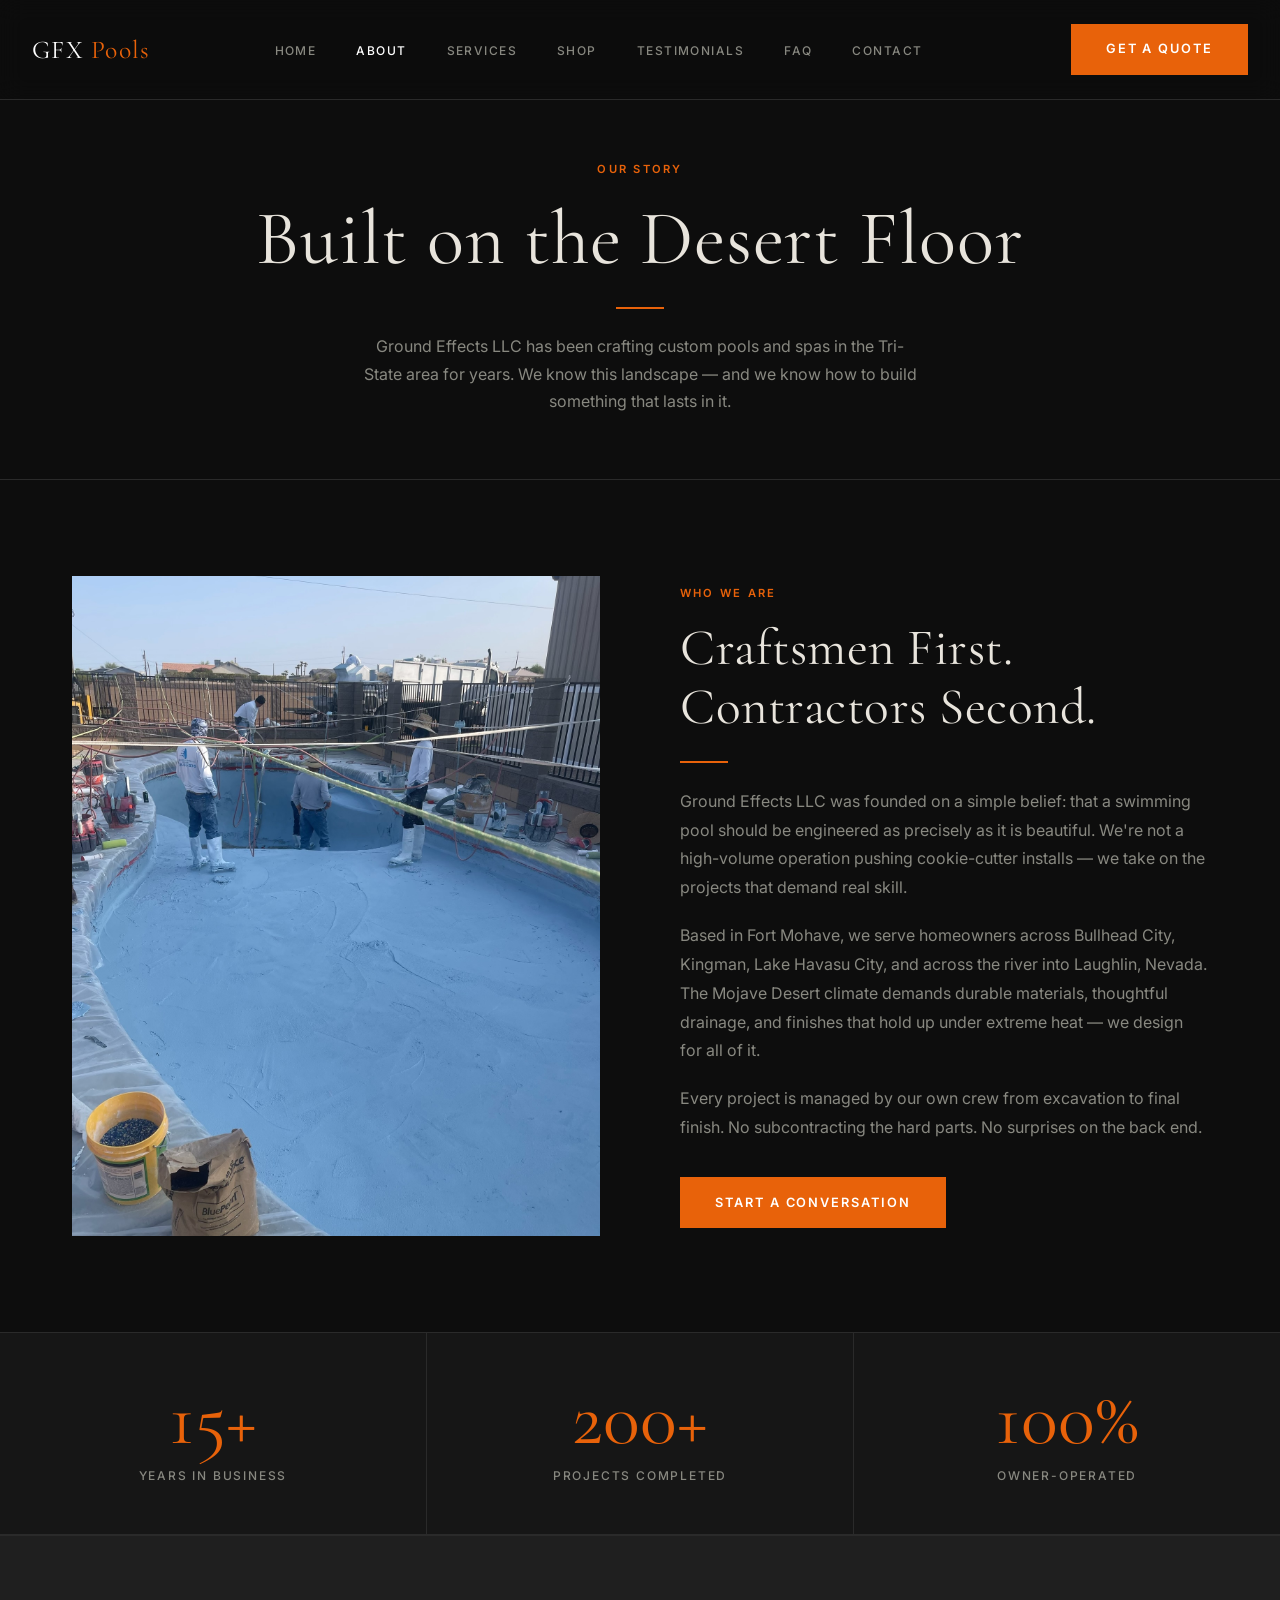
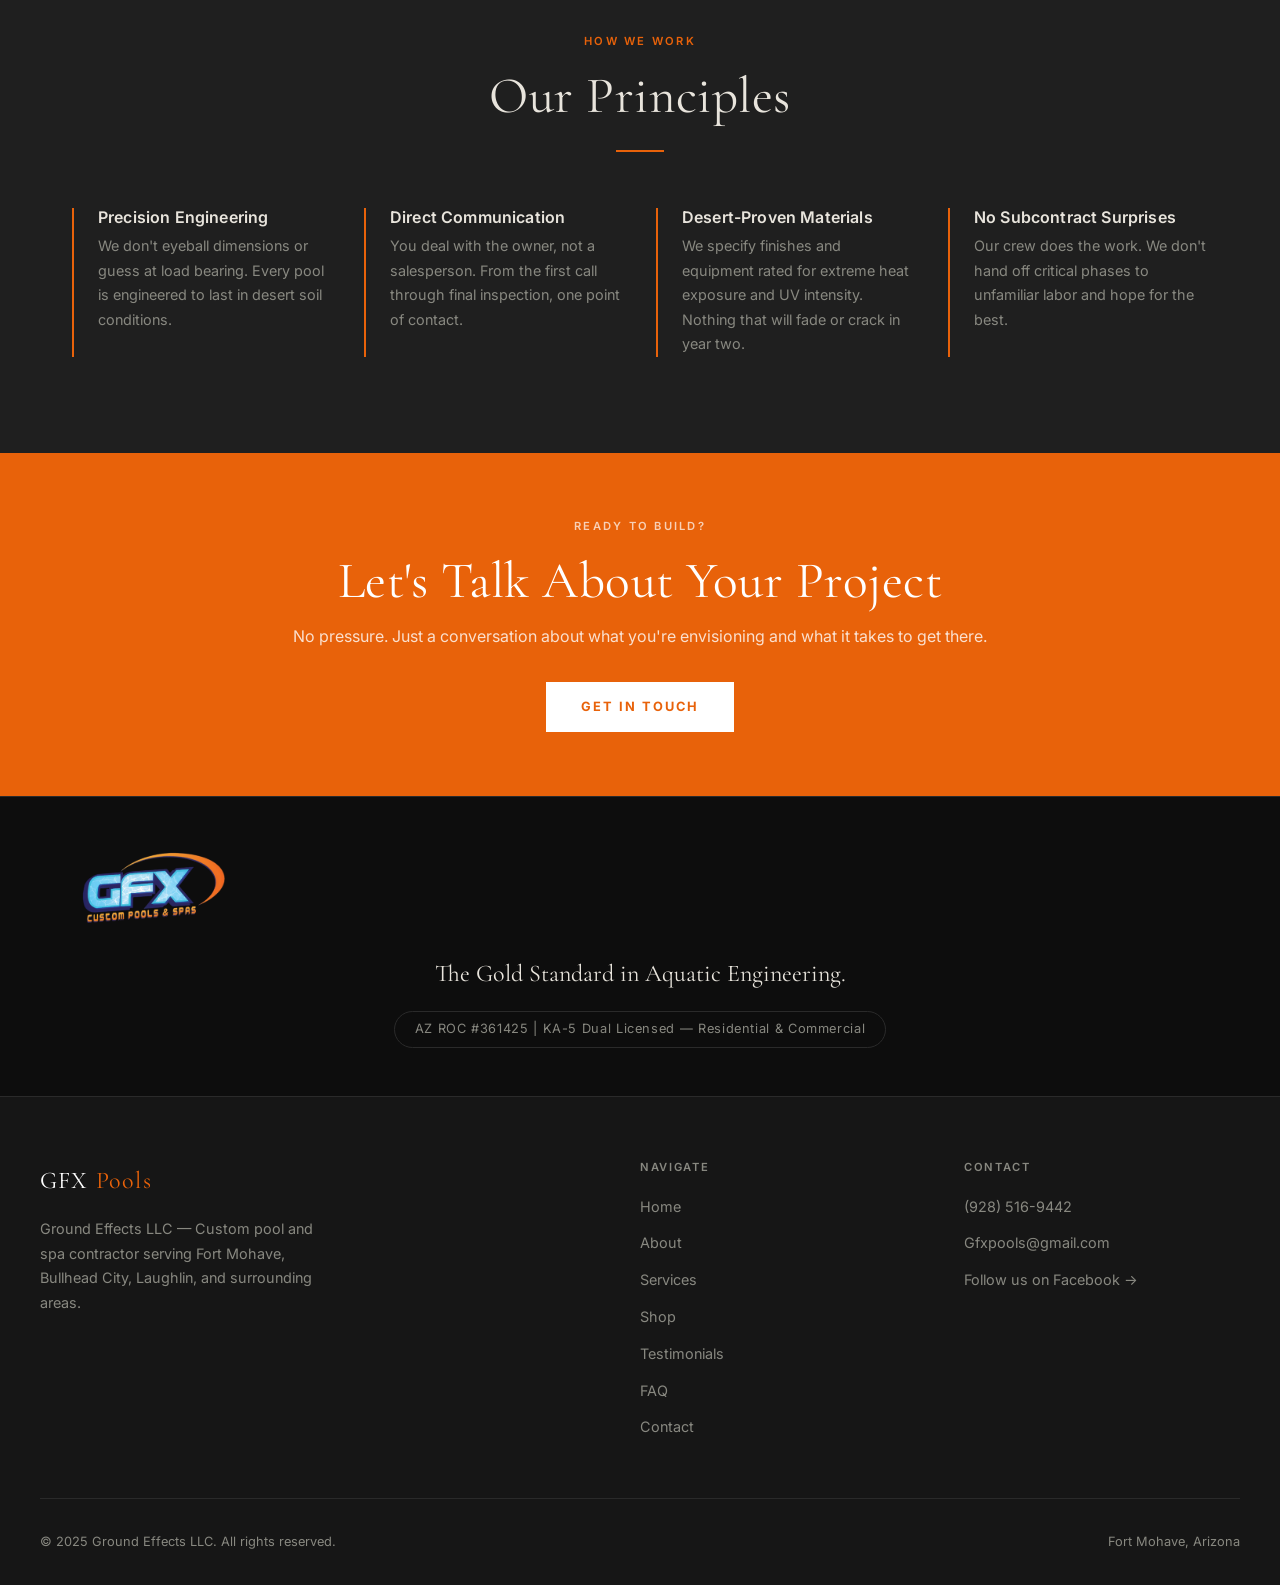
<file: pages/about.html>
<!DOCTYPE html>
<html lang="en">
<head>
  <meta charset="UTF-8">
  <meta name="viewport" content="width=device-width, initial-scale=1.0">
  <title>About — GFX Pools</title>
  <meta name="description" content="Ground Effects LLC — custom pool and spa contractor based in Fort Mohave, Arizona. Learn our story.">
  <link rel="preconnect" href="https://fonts.googleapis.com">
  <link rel="preconnect" href="https://fonts.gstatic.com" crossorigin>
  <link href="https://fonts.googleapis.com/css2?family=Cormorant+Garamond:ital,wght@0,300;0,400;0,600;1,300&family=Inter:wght@400;500;600&display=swap" rel="stylesheet">
  <link rel="stylesheet" href="../css/style.css">
  <style>
    .about-intro {
      display: grid;
      grid-template-columns: 1fr 1fr;
      gap: 5rem;
      align-items: center;
    }
    .about-intro img {
      width: 100%;
      aspect-ratio: 4/5;
      object-fit: cover;
    }
    .about-intro-text h2 { margin-bottom: 1.5rem; }
    .about-intro-text p { color: var(--muted); margin-bottom: 1.2rem; line-height: 1.8; }

    .stats-row {
      display: grid;
      grid-template-columns: repeat(3, 1fr);
      gap: 1.5px;
      background: var(--border);
      border-top: 1px solid var(--border);
      border-bottom: 1px solid var(--border);
    }
    .stat-block {
      background: var(--dark-card);
      padding: 3rem 2rem;
      text-align: center;
    }
    .stat-number {
      font-family: var(--font-display);
      font-size: clamp(3rem, 6vw, 5rem);
      color: var(--orange);
      line-height: 1;
      margin-bottom: 0.5rem;
    }
    .stat-label {
      font-size: 0.75rem;
      font-weight: 500;
      letter-spacing: 0.15em;
      text-transform: uppercase;
      color: var(--muted);
    }

    .values-grid {
      display: grid;
      grid-template-columns: repeat(auto-fit, minmax(240px, 1fr));
      gap: 2rem;
    }
    .value-item { border-left: 2px solid var(--orange); padding-left: 1.5rem; }
    .value-item h4 { margin-bottom: 0.5rem; font-family: var(--font-body); font-weight: 600; font-size: 1rem; }
    .value-item p { color: var(--muted); font-size: 0.9rem; line-height: 1.7; }

    @media (max-width: 768px) {
      .about-intro { grid-template-columns: 1fr; gap: 2.5rem; }
      .stats-row { grid-template-columns: 1fr; }
    }
  </style>
</head>
<body>

  <nav>
    <a href="../index.html" class="nav-logo">GFX <span>Pools</span></a>
    <ul class="nav-links">
      <li><a href="../index.html">Home</a></li>
      <li><a href="about.html" class="active">About</a></li>
      <li><a href="services.html">Services</a></li>
      <li><a href="shop.html">Shop</a></li>
      <li><a href="testimonials.html">Testimonials</a></li>
      <li><a href="faq.html">FAQ</a></li>
      <li><a href="contact.html">Contact</a></li>
    </ul>
    <a href="contact.html" class="btn btn-primary nav-cta">Get a Quote</a>
    <button class="nav-toggle" aria-label="Toggle navigation">
      <span></span><span></span><span></span>
    </button>
  </nav>

  <div class="page-hero">
    <span class="eyebrow">Our Story</span>
    <h1>Built on the Desert Floor</h1>
    <div class="divider center"></div>
    <p>Ground Effects LLC has been crafting custom pools and spas in the Tri-State area for years. We know this landscape — and we know how to build something that lasts in it.</p>
  </div>

  <!-- ── Intro ───────────────────────────────────────────────── -->
  <section>
    <div class="container about-intro">
      <img src="../images/about-team.jpg" alt="GFX Pools team at work" loading="lazy">
      <div class="about-intro-text">
        <span class="eyebrow">Who We Are</span>
        <h2>Craftsmen First. Contractors Second.</h2>
        <div class="divider"></div>
        <p>Ground Effects LLC was founded on a simple belief: that a swimming pool should be engineered as precisely as it is beautiful. We're not a high-volume operation pushing cookie-cutter installs — we take on the projects that demand real skill.</p>
        <p>Based in Fort Mohave, we serve homeowners across Bullhead City, Kingman, Lake Havasu City, and across the river into Laughlin, Nevada. The Mojave Desert climate demands durable materials, thoughtful drainage, and finishes that hold up under extreme heat — we design for all of it.</p>
        <p>Every project is managed by our own crew from excavation to final finish. No subcontracting the hard parts. No surprises on the back end.</p>
        <a href="contact.html" class="btn btn-primary" style="margin-top: 1rem;">Start a Conversation</a>
      </div>
    </div>
  </section>

  <!-- ── Stats ──────────────────────────────────────────────── -->
  <div class="stats-row">
    <div class="stat-block">
      <div class="stat-number">15+</div>
      <div class="stat-label">Years in Business</div>
    </div>
    <div class="stat-block">
      <div class="stat-number">200+</div>
      <div class="stat-label">Projects Completed</div>
    </div>
    <div class="stat-block">
      <div class="stat-number">100%</div>
      <div class="stat-label">Owner-Operated</div>
    </div>
  </div>

  <!-- ── Values ─────────────────────────────────────────────── -->
  <section style="background: var(--dark-mid); border-top: 1px solid var(--border);">
    <div class="container">
      <div class="section-header center">
        <span class="eyebrow">How We Work</span>
        <h2>Our Principles</h2>
        <div class="divider center"></div>
      </div>
      <div class="values-grid">
        <div class="value-item">
          <h4>Precision Engineering</h4>
          <p>We don't eyeball dimensions or guess at load bearing. Every pool is engineered to last in desert soil conditions.</p>
        </div>
        <div class="value-item">
          <h4>Direct Communication</h4>
          <p>You deal with the owner, not a salesperson. From the first call through final inspection, one point of contact.</p>
        </div>
        <div class="value-item">
          <h4>Desert-Proven Materials</h4>
          <p>We specify finishes and equipment rated for extreme heat exposure and UV intensity. Nothing that will fade or crack in year two.</p>
        </div>
        <div class="value-item">
          <h4>No Subcontract Surprises</h4>
          <p>Our crew does the work. We don't hand off critical phases to unfamiliar labor and hope for the best.</p>
        </div>
      </div>
    </div>
  </section>

  <!-- ── CTA ────────────────────────────────────────────────── -->
  <section class="financing-banner">
    <div class="container">
      <span class="eyebrow" style="color: rgba(255,255,255,0.7);">Ready to Build?</span>
      <h2>Let's Talk About Your Project</h2>
      <p>No pressure. Just a conversation about what you're envisioning and what it takes to get there.</p>
      <a href="contact.html" class="btn btn-financing">Get in Touch</a>
    </div>
  </section>

  <!-- ── Brand stamp ───────────────────────────────────────── -->
  <section style="background: var(--dark-base); border-top: 1px solid var(--border); padding: 3rem 2rem; text-align: center;">
    <div class="container">
      <img src="../images/gfx-logo.png" alt="GFX Pools Logo" style="max-width: 160px; width: 100%; margin-bottom: 1.5rem;">
      <p style="font-family: 'Cormorant Garamond', serif; font-size: 1.5rem; color: var(--text); margin-bottom: 1rem;">The Gold Standard in Aquatic Engineering.</p>
      <span style="display: inline-block; border: 1px solid var(--border); border-radius: 999px; padding: 0.4rem 1.2rem; font-family: 'Inter', sans-serif; font-size: 0.8rem; color: var(--muted); letter-spacing: 0.05em;">AZ ROC #361425 | KA-5 Dual Licensed — Residential &amp; Commercial</span>
    </div>
  </section>

  <footer>
    <div class="footer-grid">
      <div class="footer-brand">
        <div class="nav-logo" style="font-family: 'Cormorant Garamond', serif; font-size: 1.5rem;">GFX <span style="color: var(--orange);">Pools</span></div>
        <p>Ground Effects LLC — Custom pool and spa contractor serving Fort Mohave, Bullhead City, Laughlin, and surrounding areas.</p>
      </div>
      <div class="footer-col">
        <h4>Navigate</h4>
        <ul>
          <li><a href="../index.html">Home</a></li>
          <li><a href="about.html">About</a></li>
          <li><a href="services.html">Services</a></li>
          <li><a href="shop.html">Shop</a></li>
          <li><a href="testimonials.html">Testimonials</a></li>
          <li><a href="faq.html">FAQ</a></li>
          <li><a href="contact.html">Contact</a></li>
        </ul>
      </div>
      <div class="footer-col">
        <h4>Contact</h4>
        <ul>
          <li><a href="tel:+19285169442">(928) 516-9442</a></li>
          <li><a href="mailto:Gfxpools@gmail.com">Gfxpools@gmail.com</a></li>
          <li><a href="https://www.facebook.com/people/Gfx-Az/61581727505207/" target="_blank" rel="noopener">Follow us on Facebook →</a></li>
        </ul>
      </div>
    </div>
    <div class="footer-bottom">
      <span>© 2025 Ground Effects LLC. All rights reserved.</span>
      <span>Fort Mohave, Arizona</span>
    </div>
  </footer>

  <script src="../js/main.js"></script>
</body>
</html>
</file>
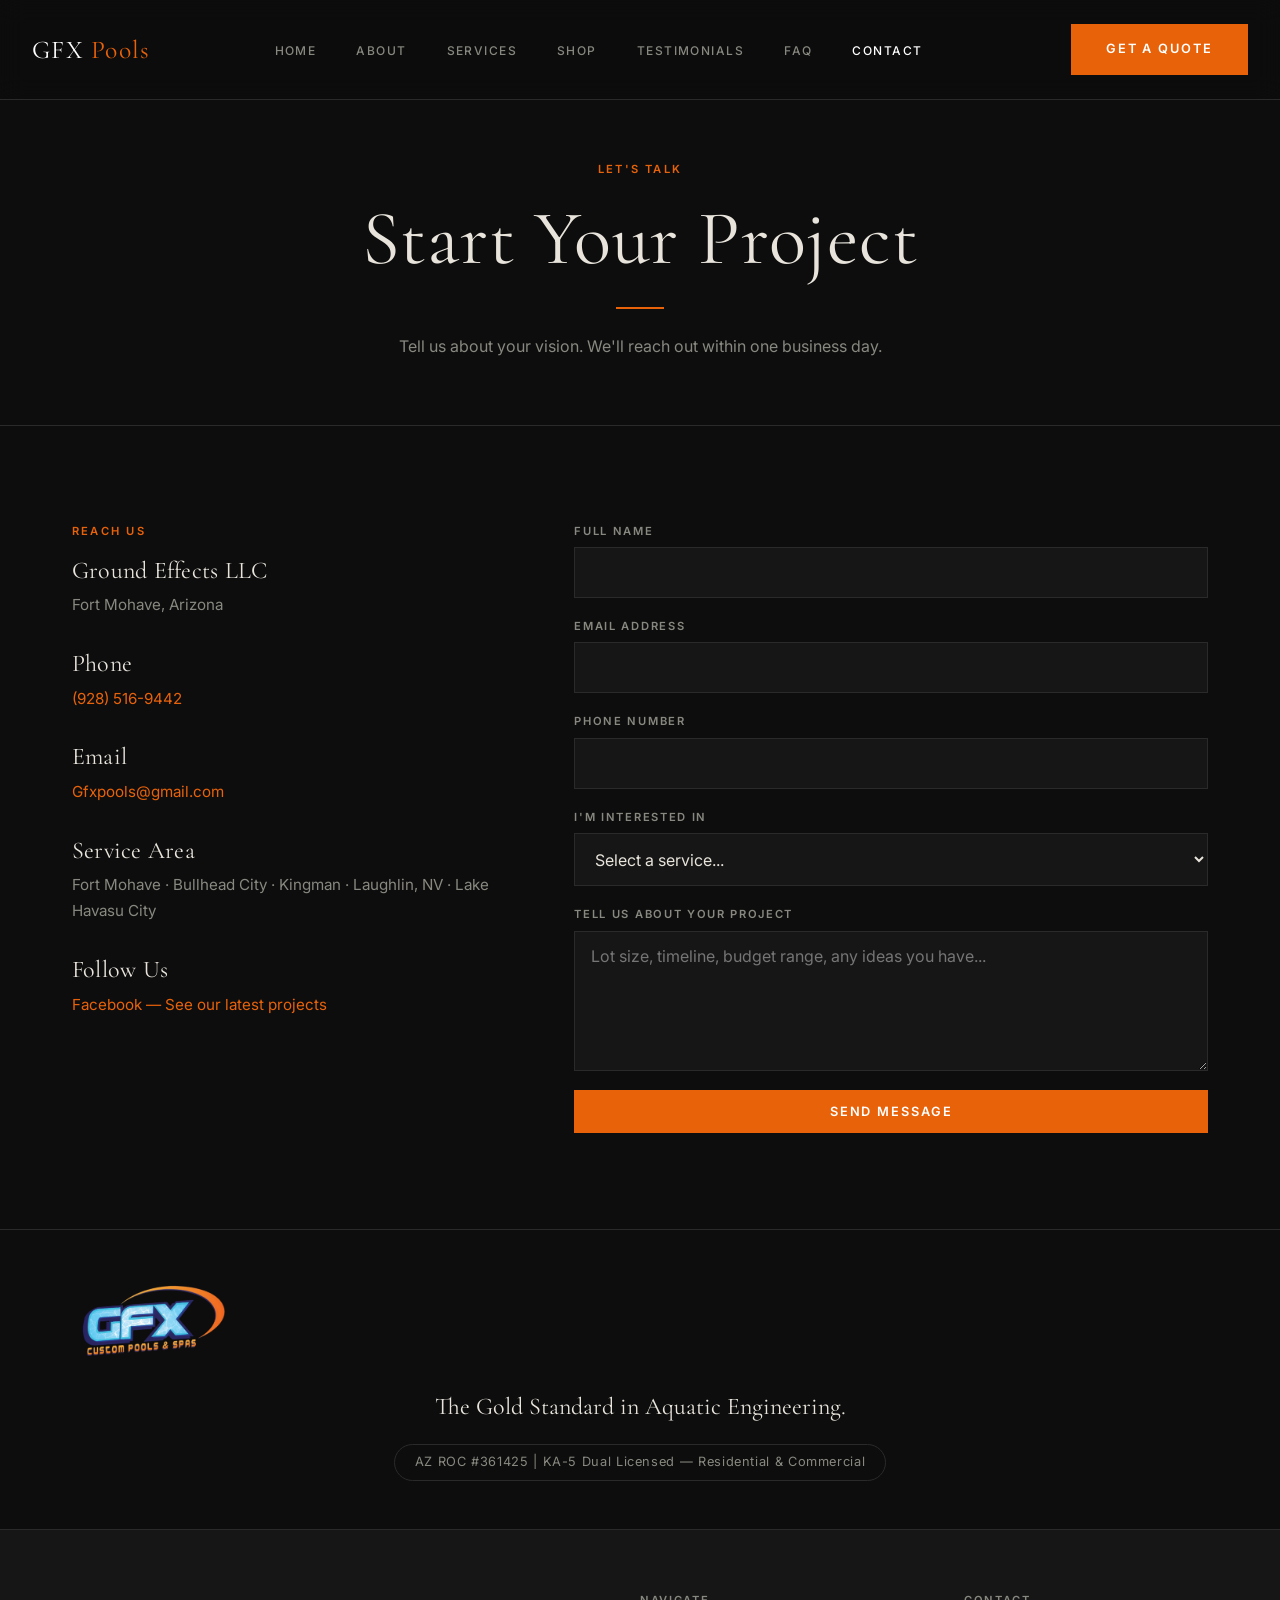
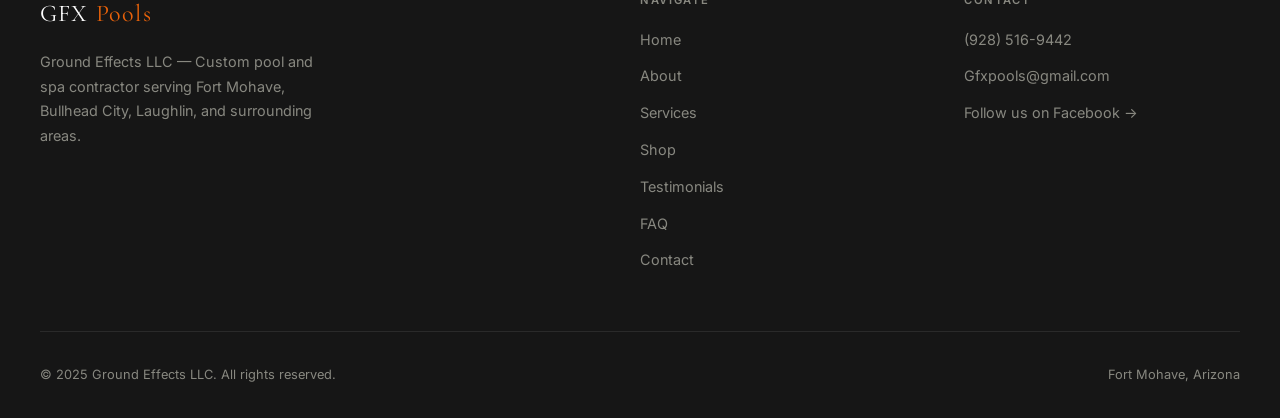
<file: pages/contact.html>
<!DOCTYPE html>
<html lang="en">
<head>
  <meta charset="UTF-8">
  <meta name="viewport" content="width=device-width, initial-scale=1.0">
  <title>Contact — GFX Pools</title>
  <link rel="preconnect" href="https://fonts.googleapis.com">
  <link rel="preconnect" href="https://fonts.gstatic.com" crossorigin>
  <link href="https://fonts.googleapis.com/css2?family=Cormorant+Garamond:ital,wght@0,300;0,400;0,600;1,300&family=Inter:wght@400;500;600&display=swap" rel="stylesheet">
  <link rel="stylesheet" href="../css/style.css">
  <style>
    .contact-grid {
      display: grid;
      grid-template-columns: 1fr 1.5fr;
      gap: 5rem;
      align-items: start;
    }
    .contact-info h3 { margin-bottom: 0.5rem; }
    .contact-info p { color: var(--muted); margin-bottom: 2rem; font-size: 0.95rem; }
    .contact-info a { color: var(--orange); }
    .contact-form { display: flex; flex-direction: column; gap: 1.2rem; }
    .form-group { display: flex; flex-direction: column; gap: 0.4rem; }
    .form-group label {
      font-size: 0.7rem;
      font-weight: 600;
      letter-spacing: 0.15em;
      text-transform: uppercase;
      color: var(--muted);
    }
    .form-group input,
    .form-group textarea,
    .form-group select {
      background: var(--dark-card);
      border: 1px solid var(--border);
      color: var(--text);
      padding: 0.9rem 1rem;
      font-family: var(--font-body);
      font-size: 1rem;
      outline: none;
      transition: border-color 0.2s;
    }
    .form-group input:focus,
    .form-group textarea:focus,
    .form-group select:focus { border-color: var(--orange); }
    .form-group textarea { min-height: 140px; resize: vertical; }
    .form-group select option { background: var(--dark-card); }
    @media (max-width: 768px) {
      .contact-grid { grid-template-columns: 1fr; gap: 3rem; }
    }
  </style>
</head>
<body>

  <nav>
    <a href="../index.html" class="nav-logo">GFX <span>Pools</span></a>
    <ul class="nav-links">
      <li><a href="../index.html">Home</a></li>
      <li><a href="about.html">About</a></li>
      <li><a href="services.html">Services</a></li>
      <li><a href="shop.html">Shop</a></li>
      <li><a href="testimonials.html">Testimonials</a></li>
      <li><a href="faq.html">FAQ</a></li>
      <li><a href="contact.html" class="active">Contact</a></li>
    </ul>
    <a href="contact.html" class="btn btn-primary nav-cta">Get a Quote</a>
    <button class="nav-toggle" aria-label="Toggle navigation">
      <span></span><span></span><span></span>
    </button>
  </nav>

  <div class="page-hero">
    <span class="eyebrow">Let's Talk</span>
    <h1>Start Your Project</h1>
    <div class="divider center"></div>
    <p>Tell us about your vision. We'll reach out within one business day.</p>
  </div>

  <section>
    <div class="container contact-grid">
      <div class="contact-info">
        <span class="eyebrow">Reach Us</span>
        <h3>Ground Effects LLC</h3>
        <p>Fort Mohave, Arizona</p>

        <h3>Phone</h3>
        <p><a href="tel:+19285169442">(928) 516-9442</a></p>

        <h3>Email</h3>
        <p><a href="mailto:Gfxpools@gmail.com">Gfxpools@gmail.com</a></p>

        <h3>Service Area</h3>
        <p>Fort Mohave · Bullhead City · Kingman · Laughlin, NV · Lake Havasu City</p>

        <h3>Follow Us</h3>
        <p><a href="https://www.facebook.com/GFXPools" target="_blank" rel="noopener">Facebook — See our latest projects</a></p>
      </div>

      <div>
        <form class="contact-form" id="quote" action="https://formspree.io/f/xkolryzy" method="POST">
          <div class="form-group">
            <label for="name">Full Name</label>
            <input type="text" id="name" name="name" required>
          </div>
          <div class="form-group">
            <label for="email">Email Address</label>
            <input type="email" id="email" name="email" required>
          </div>
          <div class="form-group">
            <label for="phone">Phone Number</label>
            <input type="tel" id="phone" name="phone">
          </div>
          <div class="form-group">
            <label for="service">I'm interested in</label>
            <select id="service" name="service">
              <option value="">Select a service...</option>
              <option value="new-pool">New Pool Construction</option>
              <option value="spa">Spa / Water Feature</option>
              <option value="renovation">Pool Renovation</option>
              <option value="decking">Decking & Hardscape</option>
              <option value="landscaping">Landscaping</option>
              <option value="desert-steel">Desert Steel Sculptures</option>
              <option value="other">Other / Not Sure Yet</option>
            </select>
          </div>
          <div class="form-group">
            <label for="message">Tell us about your project</label>
            <textarea id="message" name="message" placeholder="Lot size, timeline, budget range, any ideas you have..."></textarea>
          </div>
          <button type="submit" class="btn btn-primary">Send Message</button>
        </form>
      </div>
    </div>
  </section>

  <!-- ── Brand stamp ───────────────────────────────────────── -->
  <section style="background: var(--dark-base); border-top: 1px solid var(--border); padding: 3rem 2rem; text-align: center;">
    <div class="container">
      <img src="../images/gfx-logo.png" alt="GFX Pools Logo" style="max-width: 160px; width: 100%; margin-bottom: 1.5rem;">
      <p style="font-family: 'Cormorant Garamond', serif; font-size: 1.5rem; color: var(--text); margin-bottom: 1rem;">The Gold Standard in Aquatic Engineering.</p>
      <span style="display: inline-block; border: 1px solid var(--border); border-radius: 999px; padding: 0.4rem 1.2rem; font-family: 'Inter', sans-serif; font-size: 0.8rem; color: var(--muted); letter-spacing: 0.05em;">AZ ROC #361425 | KA-5 Dual Licensed — Residential &amp; Commercial</span>
    </div>
  </section>

  <footer>
    <div class="footer-grid">
      <div class="footer-brand">
        <div class="nav-logo" style="font-family: 'Cormorant Garamond', serif; font-size: 1.5rem;">GFX <span style="color: var(--orange);">Pools</span></div>
        <p>Ground Effects LLC — Custom pool and spa contractor serving Fort Mohave, Bullhead City, Laughlin, and surrounding areas.</p>
      </div>
      <div class="footer-col">
        <h4>Navigate</h4>
        <ul>
          <li><a href="../index.html">Home</a></li>
          <li><a href="about.html">About</a></li>
          <li><a href="services.html">Services</a></li>
          <li><a href="shop.html">Shop</a></li>
          <li><a href="testimonials.html">Testimonials</a></li>
          <li><a href="faq.html">FAQ</a></li>
          <li><a href="contact.html">Contact</a></li>
        </ul>
      </div>
      <div class="footer-col">
        <h4>Contact</h4>
        <ul>
          <li><a href="tel:+19285169442">(928) 516-9442</a></li>
          <li><a href="mailto:Gfxpools@gmail.com">Gfxpools@gmail.com</a></li>
          <li><a href="https://www.facebook.com/people/Gfx-Az/61581727505207/" target="_blank" rel="noopener">Follow us on Facebook →</a></li>
        </ul>
      </div>
    </div>
    <div class="footer-bottom">
      <span>© 2025 Ground Effects LLC. All rights reserved.</span>
      <span>Fort Mohave, Arizona</span>
    </div>
  </footer>

  <script src="../js/main.js"></script>
</body>
</html>
</file>
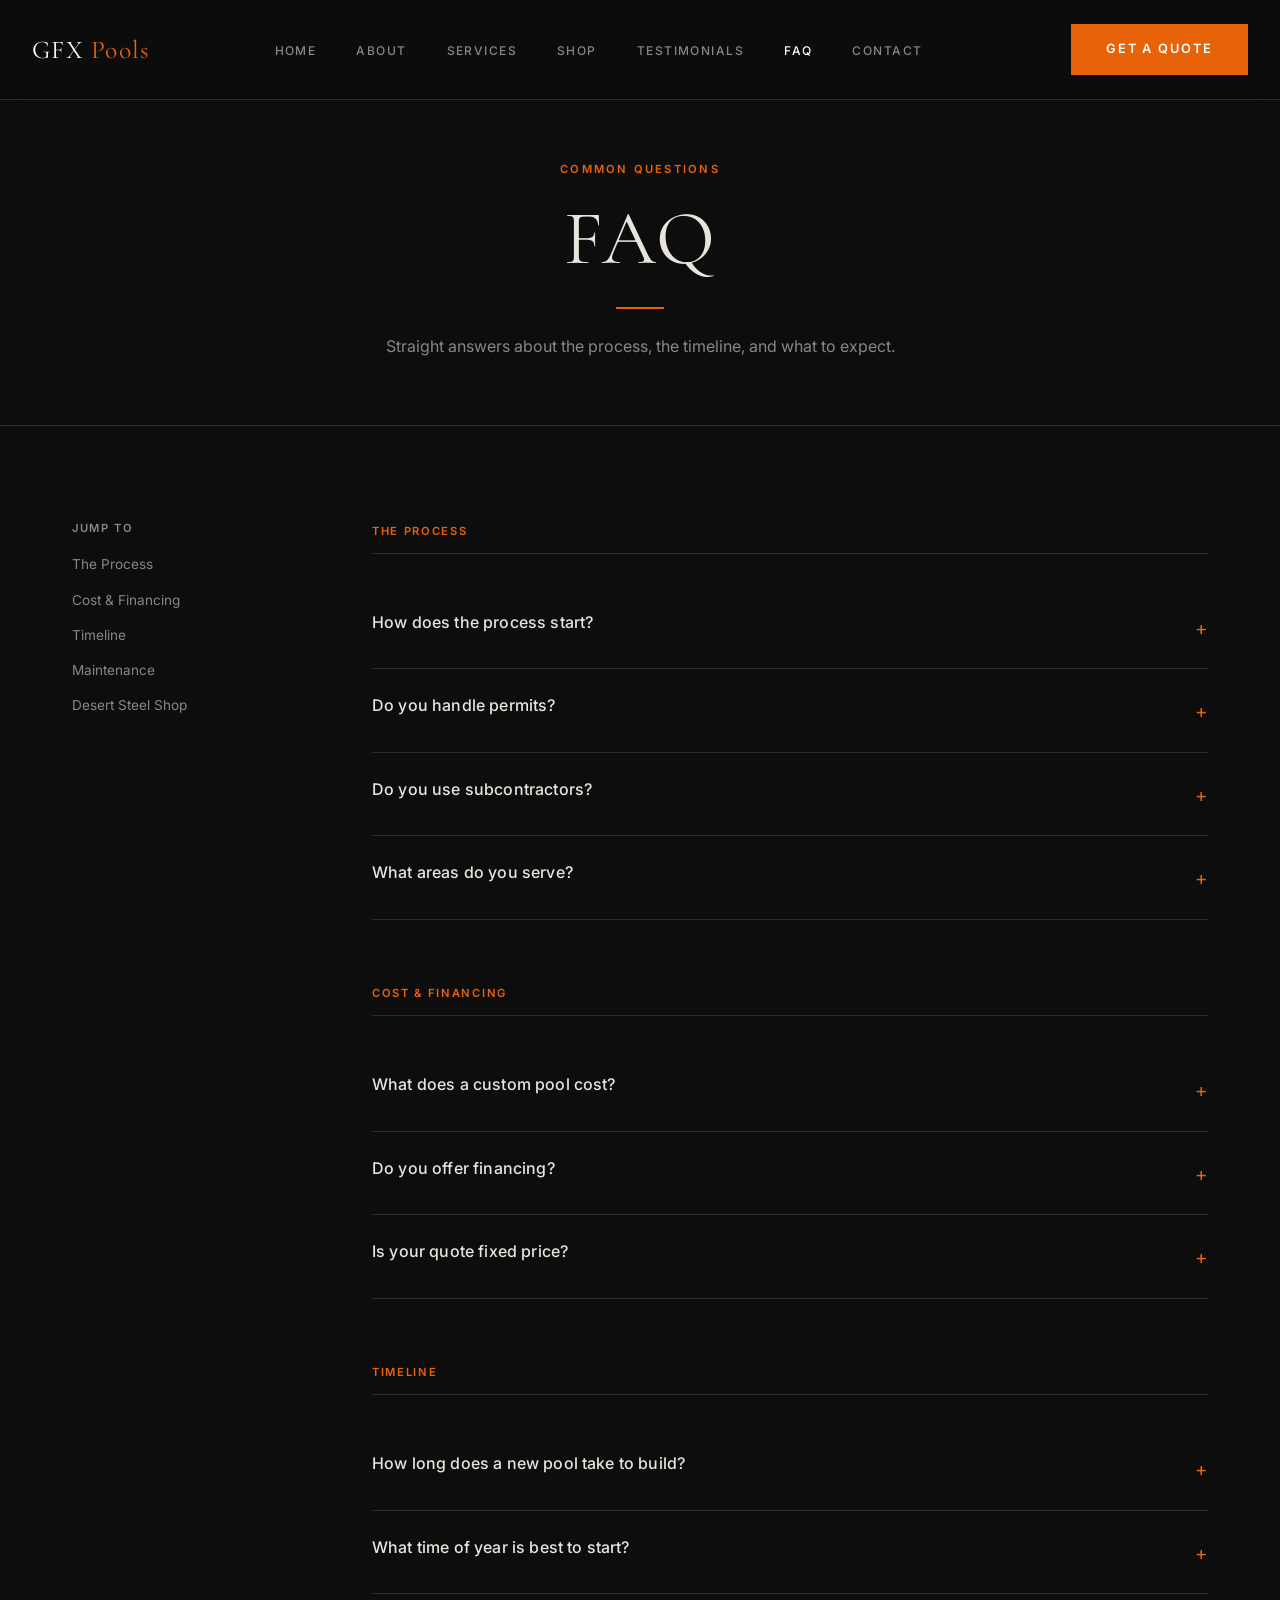
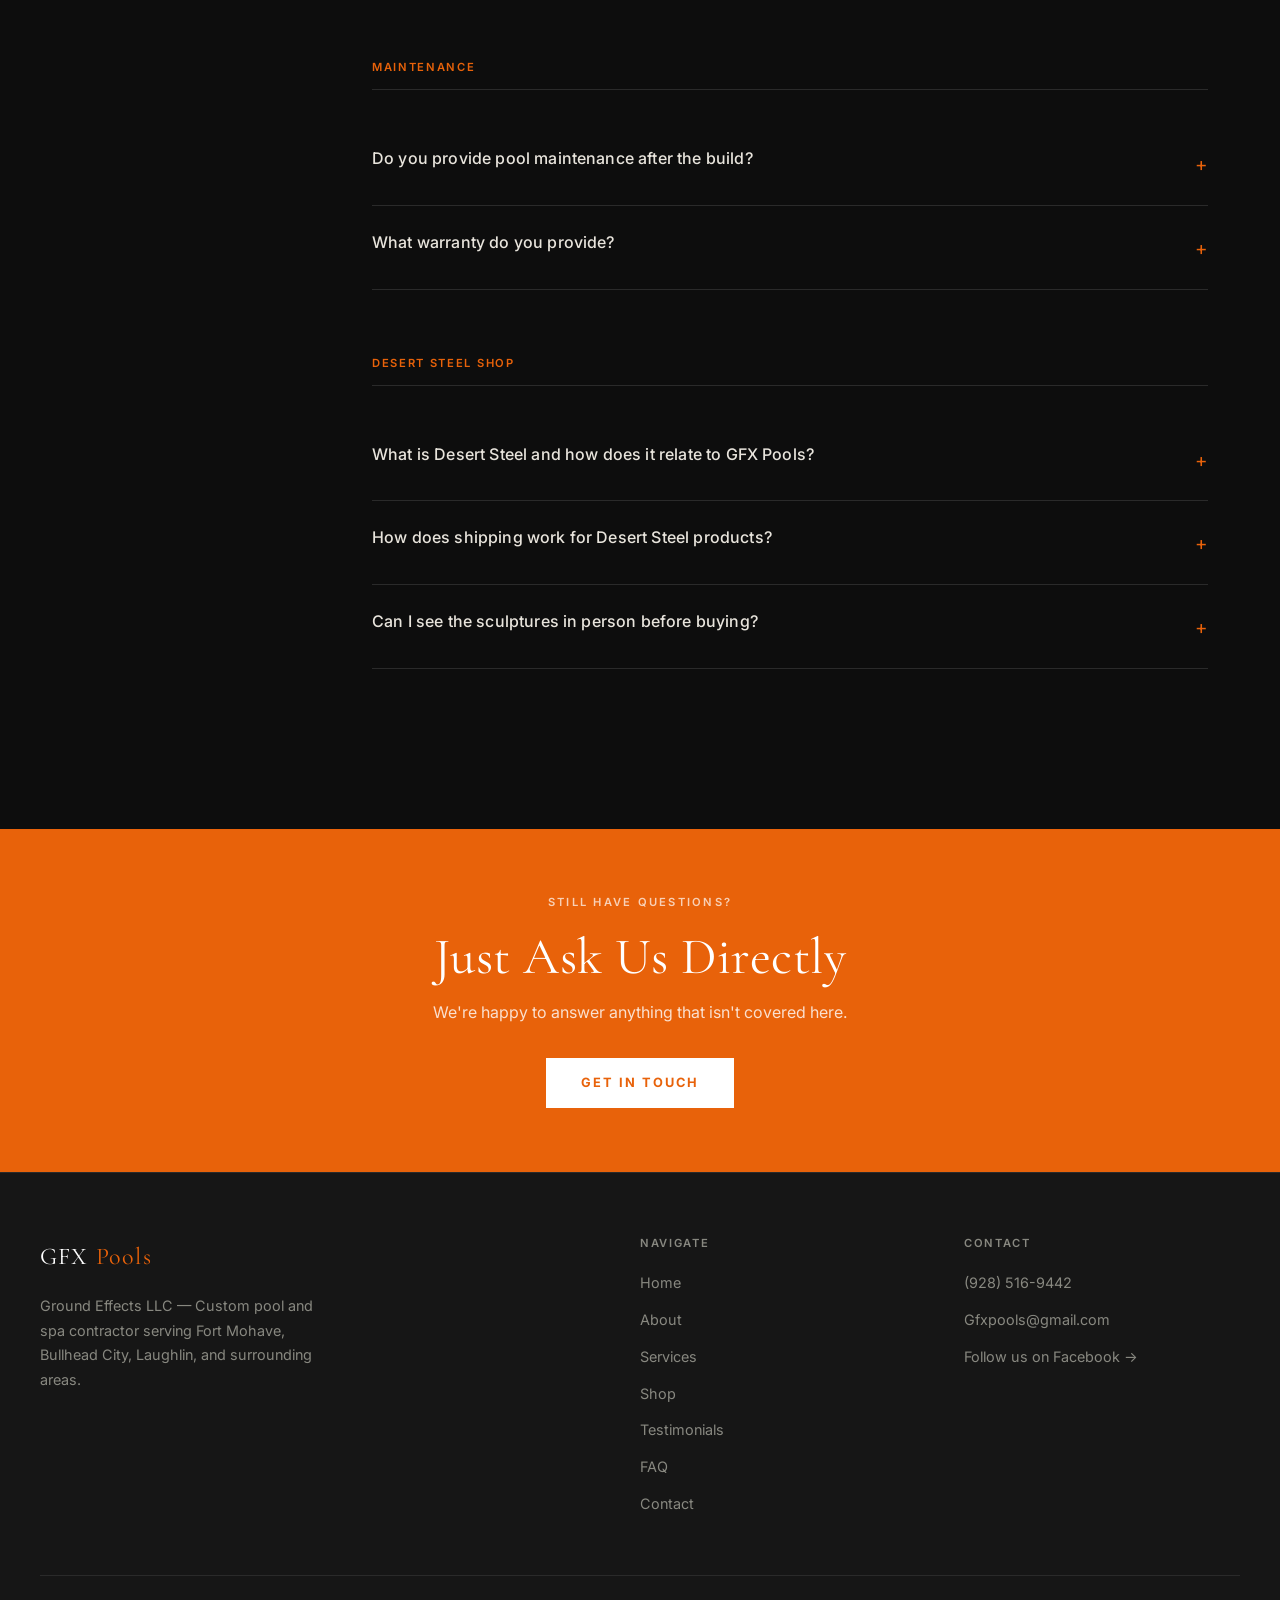
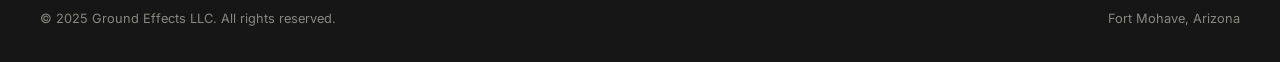
<file: pages/faq.html>
<!DOCTYPE html>
<html lang="en">
<head>
  <meta charset="UTF-8">
  <meta name="viewport" content="width=device-width, initial-scale=1.0">
  <title>FAQ — GFX Pools</title>
  <meta name="description" content="Frequently asked questions about custom pool construction, timelines, costs, and financing from GFX Pools in Fort Mohave, AZ.">
  <link rel="preconnect" href="https://fonts.googleapis.com">
  <link rel="preconnect" href="https://fonts.gstatic.com" crossorigin>
  <link href="https://fonts.googleapis.com/css2?family=Cormorant+Garamond:ital,wght@0,300;0,400;0,600;1,300&family=Inter:wght@400;500;600&display=swap" rel="stylesheet">
  <link rel="stylesheet" href="../css/style.css">
  <style>
    .faq-layout {
      display: grid;
      grid-template-columns: 220px 1fr;
      gap: 5rem;
      align-items: start;
    }
    .faq-nav {
      position: sticky;
      top: 6rem;
    }
    .faq-nav h4 {
      font-family: var(--font-body);
      font-size: 0.7rem;
      font-weight: 600;
      letter-spacing: 0.15em;
      text-transform: uppercase;
      color: var(--muted);
      margin-bottom: 1rem;
    }
    .faq-nav ul { list-style: none; }
    .faq-nav li { margin-bottom: 0.5rem; }
    .faq-nav a {
      font-size: 0.85rem;
      color: var(--muted);
      transition: color 0.2s;
    }
    .faq-nav a:hover { color: var(--orange); }

    .faq-group { margin-bottom: 4rem; }
    .faq-group-title {
      font-family: var(--font-body);
      font-size: 0.7rem;
      font-weight: 600;
      letter-spacing: 0.15em;
      text-transform: uppercase;
      color: var(--orange);
      margin-bottom: 2rem;
      padding-bottom: 0.75rem;
      border-bottom: 1px solid var(--border);
    }

    .faq-item {
      border-bottom: 1px solid var(--border);
      padding: 1.5rem 0;
    }
    .faq-question {
      display: flex;
      justify-content: space-between;
      align-items: flex-start;
      gap: 1rem;
      cursor: pointer;
      list-style: none;
    }
    .faq-question::-webkit-details-marker { display: none; }
    .faq-question h3 {
      font-family: var(--font-body);
      font-size: 1rem;
      font-weight: 500;
      line-height: 1.5;
    }
    .faq-toggle {
      color: var(--orange);
      font-size: 1.2rem;
      flex-shrink: 0;
      margin-top: 2px;
      transition: transform 0.2s;
    }
    details[open] .faq-toggle { transform: rotate(45deg); }
    .faq-answer {
      padding-top: 1rem;
      color: var(--muted);
      line-height: 1.8;
      font-size: 0.95rem;
    }
    .faq-answer p + p { margin-top: 0.75rem; }
    .faq-answer a { color: var(--orange); }

    @media (max-width: 768px) {
      .faq-layout { grid-template-columns: 1fr; gap: 2rem; }
      .faq-nav { display: none; }
    }
  </style>
</head>
<body>

  <nav>
    <a href="../index.html" class="nav-logo">GFX <span>Pools</span></a>
    <ul class="nav-links">
      <li><a href="../index.html">Home</a></li>
      <li><a href="about.html">About</a></li>
      <li><a href="services.html">Services</a></li>
      <li><a href="shop.html">Shop</a></li>
      <li><a href="testimonials.html">Testimonials</a></li>
      <li><a href="faq.html" class="active">FAQ</a></li>
      <li><a href="contact.html">Contact</a></li>
    </ul>
    <a href="contact.html" class="btn btn-primary nav-cta">Get a Quote</a>
    <button class="nav-toggle" aria-label="Toggle navigation">
      <span></span><span></span><span></span>
    </button>
  </nav>

  <div class="page-hero">
    <span class="eyebrow">Common Questions</span>
    <h1>FAQ</h1>
    <div class="divider center"></div>
    <p>Straight answers about the process, the timeline, and what to expect.</p>
  </div>

  <section>
    <div class="container faq-layout">

      <!-- Sidebar nav -->
      <aside class="faq-nav">
        <h4>Jump to</h4>
        <ul>
          <li><a href="#process">The Process</a></li>
          <li><a href="#cost">Cost & Financing</a></li>
          <li><a href="#timeline">Timeline</a></li>
          <li><a href="#maintenance">Maintenance</a></li>
          <li><a href="#desert-steel">Desert Steel Shop</a></li>
        </ul>
      </aside>

      <!-- FAQ content -->
      <div>

        <div class="faq-group" id="process">
          <div class="faq-group-title">The Process</div>

          <div class="faq-item">
            <details>
              <summary class="faq-question">
                <h3>How does the process start?</h3>
                <span class="faq-toggle">+</span>
              </summary>
              <div class="faq-answer">
                <p>It starts with a conversation — either by phone or a site visit. We come out, look at your lot, listen to what you have in mind, and give you an honest read on what's feasible. There's no cost for this and no obligation.</p>
                <p>From there, we put together a detailed scope and fixed-price quote. You'll know exactly what you're getting before any contract is signed.</p>
              </div>
            </details>
          </div>

          <div class="faq-item">
            <details>
              <summary class="faq-question">
                <h3>Do you handle permits?</h3>
                <span class="faq-toggle">+</span>
              </summary>
              <div class="faq-answer">
                <p>Yes. Permit procurement and coordination with the county is part of our scope on every new build. You don't have to navigate that — we do.</p>
              </div>
            </details>
          </div>

          <div class="faq-item">
            <details>
              <summary class="faq-question">
                <h3>Do you use subcontractors?</h3>
                <span class="faq-toggle">+</span>
              </summary>
              <div class="faq-answer">
                <p>No. Our crew handles the work from excavation through startup. We don't subcontract critical phases of the build. This keeps quality consistent and accountability clear.</p>
              </div>
            </details>
          </div>

          <div class="faq-item">
            <details>
              <summary class="faq-question">
                <h3>What areas do you serve?</h3>
                <span class="faq-toggle">+</span>
              </summary>
              <div class="faq-answer">
                <p>We're based in Fort Mohave and regularly work throughout Bullhead City, Kingman, Lake Havasu City, and Laughlin, NV. If you're outside those areas, reach out — we'll let you know if we can help.</p>
              </div>
            </details>
          </div>
        </div>

        <div class="faq-group" id="cost">
          <div class="faq-group-title">Cost & Financing</div>

          <div class="faq-item">
            <details>
              <summary class="faq-question">
                <h3>What does a custom pool cost?</h3>
                <span class="faq-toggle">+</span>
              </summary>
              <div class="faq-answer">
                <p>It varies significantly based on size, shape, finish, and features. A straightforward pool in the Mohave Valley area typically starts around $40,000–$50,000. Additions like a spa, water features, or premium finishes add to that.</p>
                <p>We don't quote a number until we've seen your lot and understood what you want. We'd rather give you an accurate number than a low one that changes later.</p>
              </div>
            </details>
          </div>

          <div class="faq-item">
            <details>
              <summary class="faq-question">
                <h3>Do you offer financing?</h3>
                <span class="faq-toggle">+</span>
              </summary>
              <div class="faq-answer">
                <p>Yes — we work with Lyon Financial, a pool-specific lender with competitive rates and fast approvals. You can <a href="https://www.lyonfinancial.net/apply/" target="_blank">apply directly through their site</a> or ask us for the dealer-specific link during your consultation.</p>
              </div>
            </details>
          </div>

          <div class="faq-item">
            <details>
              <summary class="faq-question">
                <h3>Is your quote fixed price?</h3>
                <span class="faq-toggle">+</span>
              </summary>
              <div class="faq-answer">
                <p>Yes. We put together a detailed fixed-price contract before work starts. The only time a price changes is if the scope changes — and that only happens with your approval.</p>
              </div>
            </details>
          </div>
        </div>

        <div class="faq-group" id="timeline">
          <div class="faq-group-title">Timeline</div>

          <div class="faq-item">
            <details>
              <summary class="faq-question">
                <h3>How long does a new pool take to build?</h3>
                <span class="faq-toggle">+</span>
              </summary>
              <div class="faq-answer">
                <p>Most builds run 8–14 weeks from permit approval to startup. Permitting itself can take 2–4 weeks depending on the county's workload. We'll give you a realistic schedule before you commit.</p>
              </div>
            </details>
          </div>

          <div class="faq-item">
            <details>
              <summary class="faq-question">
                <h3>What time of year is best to start?</h3>
                <span class="faq-toggle">+</span>
              </summary>
              <div class="faq-answer">
                <p>Fall and winter are ideal in the Mohave Valley — cooler temps are easier on cure times and the crew. If you want to swim by summer, you'll want to start the process by January at the latest.</p>
                <p>We build year-round, so there's no bad time to start the conversation.</p>
              </div>
            </details>
          </div>
        </div>

        <div class="faq-group" id="maintenance">
          <div class="faq-group-title">Maintenance</div>

          <div class="faq-item">
            <details>
              <summary class="faq-question">
                <h3>Do you provide pool maintenance after the build?</h3>
                <span class="faq-toggle">+</span>
              </summary>
              <div class="faq-answer">
                <p>We handle startup and initial water balancing, and we walk you through the equipment operation thoroughly. Ongoing weekly maintenance is typically handled by a pool service company — we can recommend local services if needed.</p>
              </div>
            </details>
          </div>

          <div class="faq-item">
            <details>
              <summary class="faq-question">
                <h3>What warranty do you provide?</h3>
                <span class="faq-toggle">+</span>
              </summary>
              <div class="faq-answer">
                <p>Our structural shell carries a workmanship warranty, and all equipment comes with manufacturer warranties. We'll walk through coverage specifics during the quoting process.</p>
              </div>
            </details>
          </div>
        </div>

        <div class="faq-group" id="desert-steel">
          <div class="faq-group-title">Desert Steel Shop</div>

          <div class="faq-item">
            <details>
              <summary class="faq-question">
                <h3>What is Desert Steel and how does it relate to GFX Pools?</h3>
                <span class="faq-toggle">+</span>
              </summary>
              <div class="faq-answer">
                <p>Desert Steel is a manufacturer of hand-crafted metal sculptures designed for outdoor and poolside display. We carry their products because they complement the kind of spaces we build — durable, striking, built for desert environments.</p>
              </div>
            </details>
          </div>

          <div class="faq-item">
            <details>
              <summary class="faq-question">
                <h3>How does shipping work for Desert Steel products?</h3>
                <span class="faq-toggle">+</span>
              </summary>
              <div class="faq-answer">
                <p>Products ship directly from Desert Steel to your address.</p>
              </div>
            </details>
          </div>

          <div class="faq-item">
            <details>
              <summary class="faq-question">
                <h3>Can I see the sculptures in person before buying?</h3>
                <span class="faq-toggle">+</span>
              </summary>
              <div class="faq-answer">
                <p>Contact us and we may be able to arrange a viewing of available pieces. Alternatively, Desert Steel's own website has additional photography and detail on each product.</p>
              </div>
            </details>
          </div>
        </div>

      </div>
    </div>
  </section>

  <!-- ── Still have questions ───────────────────────────────── -->
  <section class="financing-banner">
    <div class="container">
      <span class="eyebrow" style="color: rgba(255,255,255,0.7);">Still Have Questions?</span>
      <h2>Just Ask Us Directly</h2>
      <p>We're happy to answer anything that isn't covered here.</p>
      <a href="contact.html" class="btn btn-financing">Get in Touch</a>
    </div>
  </section>

  <footer>
    <div class="footer-grid">
      <div class="footer-brand">
        <div class="nav-logo" style="font-family: 'Cormorant Garamond', serif; font-size: 1.5rem;">GFX <span style="color: var(--orange);">Pools</span></div>
        <p>Ground Effects LLC — Custom pool and spa contractor serving Fort Mohave, Bullhead City, Laughlin, and surrounding areas.</p>
      </div>
      <div class="footer-col">
        <h4>Navigate</h4>
        <ul>
          <li><a href="../index.html">Home</a></li>
          <li><a href="about.html">About</a></li>
          <li><a href="services.html">Services</a></li>
          <li><a href="shop.html">Shop</a></li>
          <li><a href="testimonials.html">Testimonials</a></li>
          <li><a href="faq.html">FAQ</a></li>
          <li><a href="contact.html">Contact</a></li>
        </ul>
      </div>
      <div class="footer-col">
        <h4>Contact</h4>
        <ul>
          <li><a href="tel:+19285169442">(928) 516-9442</a></li>
          <li><a href="mailto:Gfxpools@gmail.com">Gfxpools@gmail.com</a></li>
          <li><a href="https://www.facebook.com/people/Gfx-Az/61581727505207/" target="_blank" rel="noopener">Follow us on Facebook →</a></li>
        </ul>
      </div>
    </div>
    <div class="footer-bottom">
      <span>© 2025 Ground Effects LLC. All rights reserved.</span>
      <span>Fort Mohave, Arizona</span>
    </div>
  </footer>

  <script src="../js/main.js"></script>
</body>
</html>
</file>
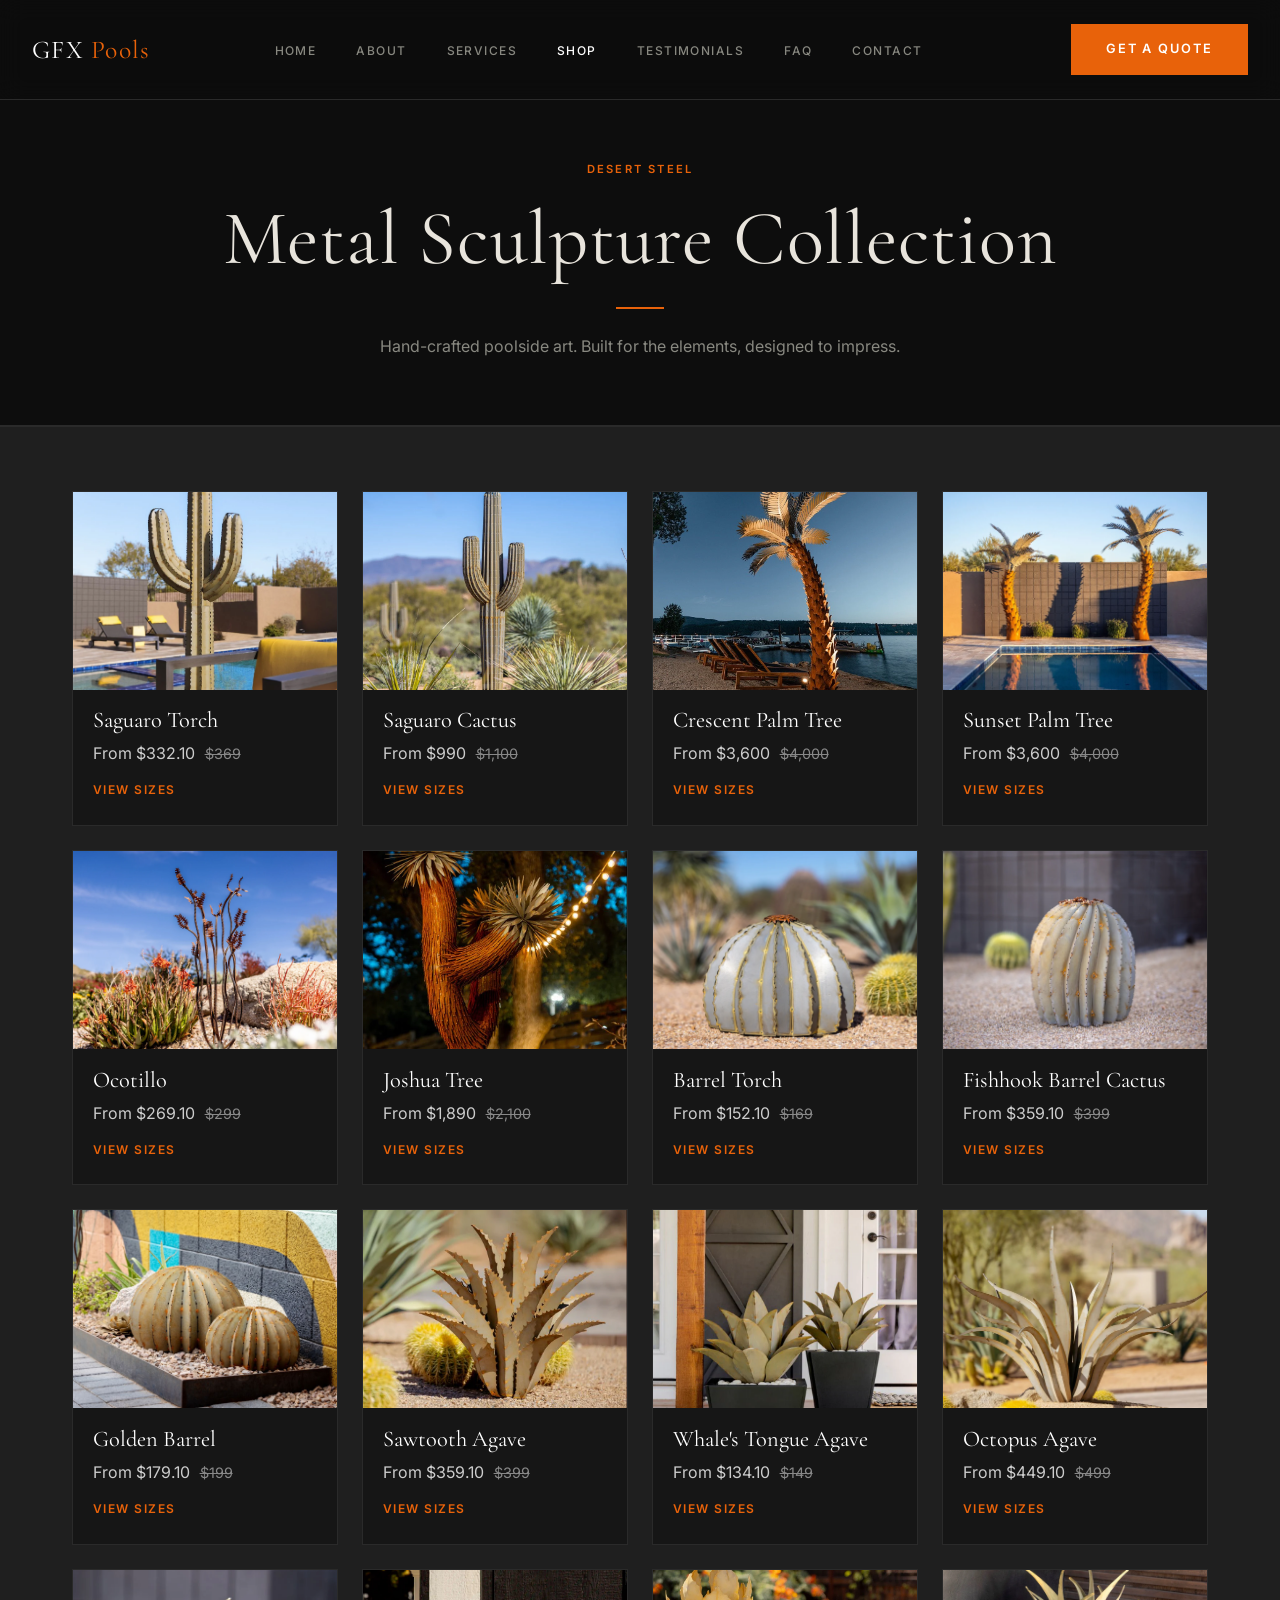
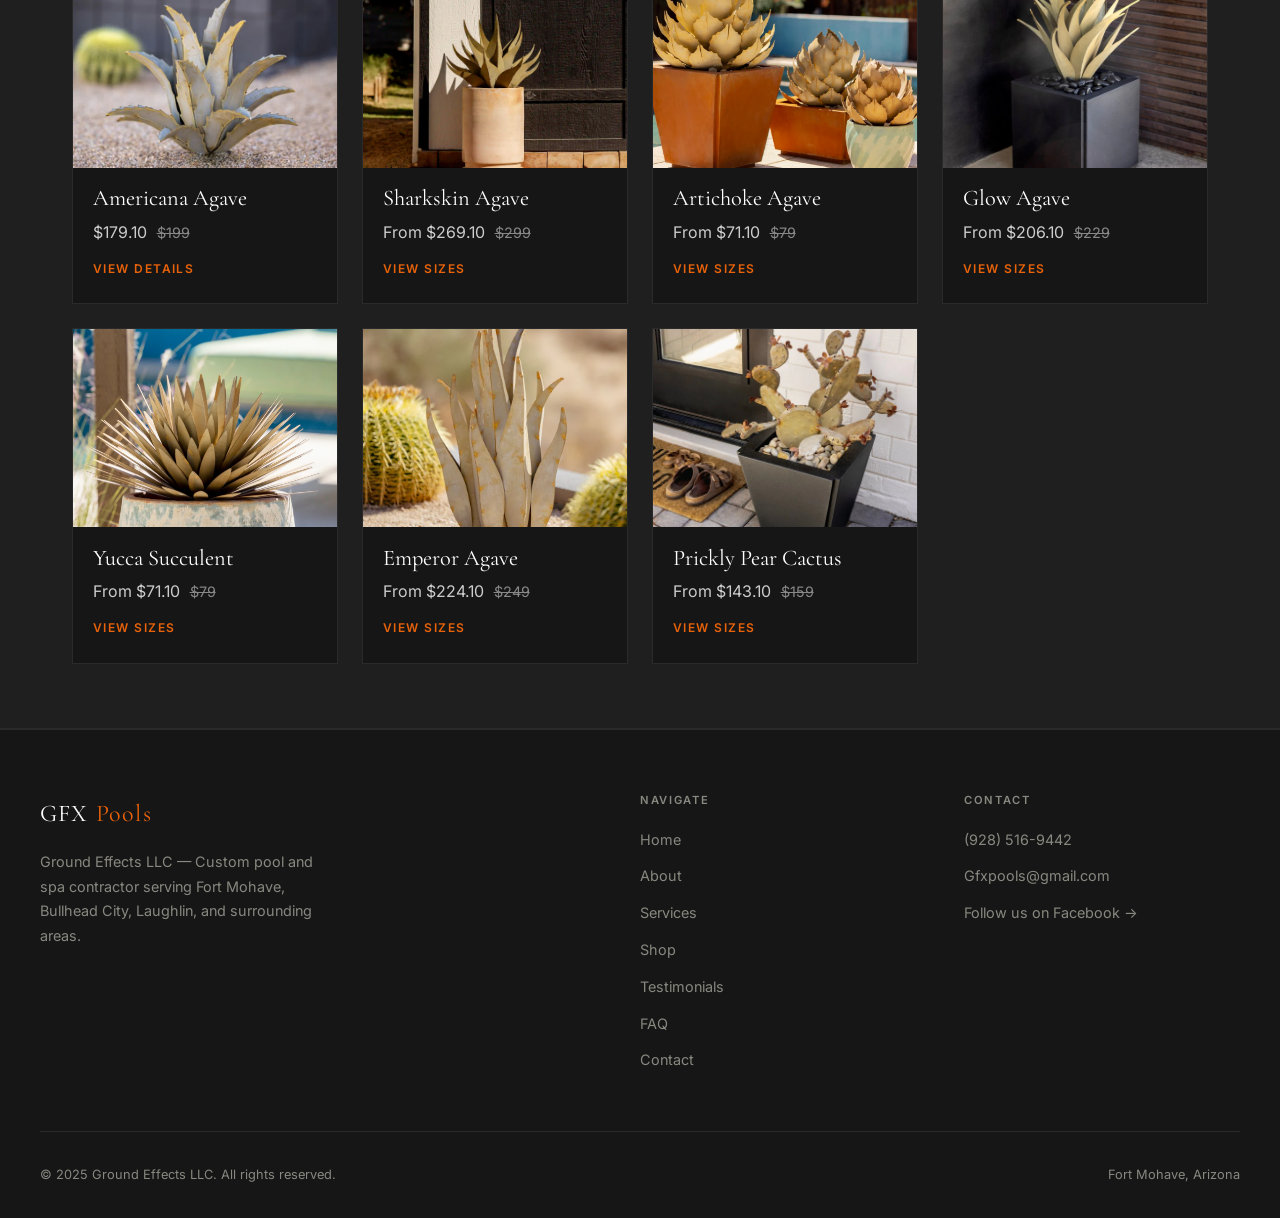
<file: pages/shop.html>
<!DOCTYPE html>
<html lang="en">
<head>
  <meta charset="UTF-8">
  <meta name="viewport" content="width=device-width, initial-scale=1.0">
  <title>Desert Steel Collection — GFX Pools</title>
  <meta name="description" content="Browse the Desert Steel metal sculpture collection — handcrafted poolside art available through GFX Pools.">
  <link rel="preconnect" href="https://fonts.googleapis.com">
  <link rel="preconnect" href="https://fonts.gstatic.com" crossorigin>
  <link href="https://fonts.googleapis.com/css2?family=Cormorant+Garamond:ital,wght@0,300;0,400;0,600;1,300&family=Inter:wght@400;500;600&display=swap" rel="stylesheet">
  <link rel="stylesheet" href="../css/style.css">
</head>
<body>

  <nav>
    <a href="../index.html" class="nav-logo">GFX <span>Pools</span></a>
    <ul class="nav-links">
      <li><a href="../index.html">Home</a></li>
      <li><a href="about.html">About</a></li>
      <li><a href="services.html">Services</a></li>
      <li><a href="shop.html" class="active">Shop</a></li>
      <li><a href="testimonials.html">Testimonials</a></li>
      <li><a href="faq.html">FAQ</a></li>
      <li><a href="contact.html">Contact</a></li>
    </ul>
    <a href="contact.html" class="btn btn-primary nav-cta">Get a Quote</a>
    <button class="nav-toggle" aria-label="Toggle navigation">
      <span></span><span></span><span></span>
    </button>
  </nav>

  <div class="page-hero">
    <span class="eyebrow">Desert Steel</span>
    <h1>Metal Sculpture Collection</h1>
    <div class="divider center"></div>
    <p>Hand-crafted poolside art. Built for the elements, designed to impress.</p>
  </div>

  <section class="shop-section" style="padding: 4rem 2rem;">
    <div class="container">

      <div id="shop-grid" class="shop-grid" data-base="../" data-contact="contact.html"></div>
      <noscript><p class="shop-noscript">Please enable JavaScript to browse the collection, or call <a href="tel:+19285169442">(928) 516-9442</a>.</p></noscript>
    </div>
  </section>

  <footer>
    <div class="footer-grid">
      <div class="footer-brand">
        <div class="nav-logo" style="font-family: 'Cormorant Garamond', serif; font-size: 1.5rem;">GFX <span style="color: var(--orange);">Pools</span></div>
        <p>Ground Effects LLC — Custom pool and spa contractor serving Fort Mohave, Bullhead City, Laughlin, and surrounding areas.</p>
      </div>
      <div class="footer-col">
        <h4>Navigate</h4>
        <ul>
          <li><a href="../index.html">Home</a></li>
          <li><a href="about.html">About</a></li>
          <li><a href="services.html">Services</a></li>
          <li><a href="shop.html">Shop</a></li>
          <li><a href="testimonials.html">Testimonials</a></li>
          <li><a href="faq.html">FAQ</a></li>
          <li><a href="contact.html">Contact</a></li>
        </ul>
      </div>
      <div class="footer-col">
        <h4>Contact</h4>
        <ul>
          <li><a href="tel:+19285169442">(928) 516-9442</a></li>
          <li><a href="mailto:Gfxpools@gmail.com">Gfxpools@gmail.com</a></li>
          <li><a href="https://www.facebook.com/people/Gfx-Az/61581727505207/" target="_blank" rel="noopener">Follow us on Facebook →</a></li>
        </ul>
      </div>
    </div>
    <div class="footer-bottom">
      <span>© 2025 Ground Effects LLC. All rights reserved.</span>
      <span>Fort Mohave, Arizona</span>
    </div>
  </footer>

  <script src="../js/products.js"></script>
  <script src="../js/checkout-links.js"></script>
  <script src="../js/shop.js"></script>
  <script src="../js/main.js"></script>
</body>
</html>
</file>
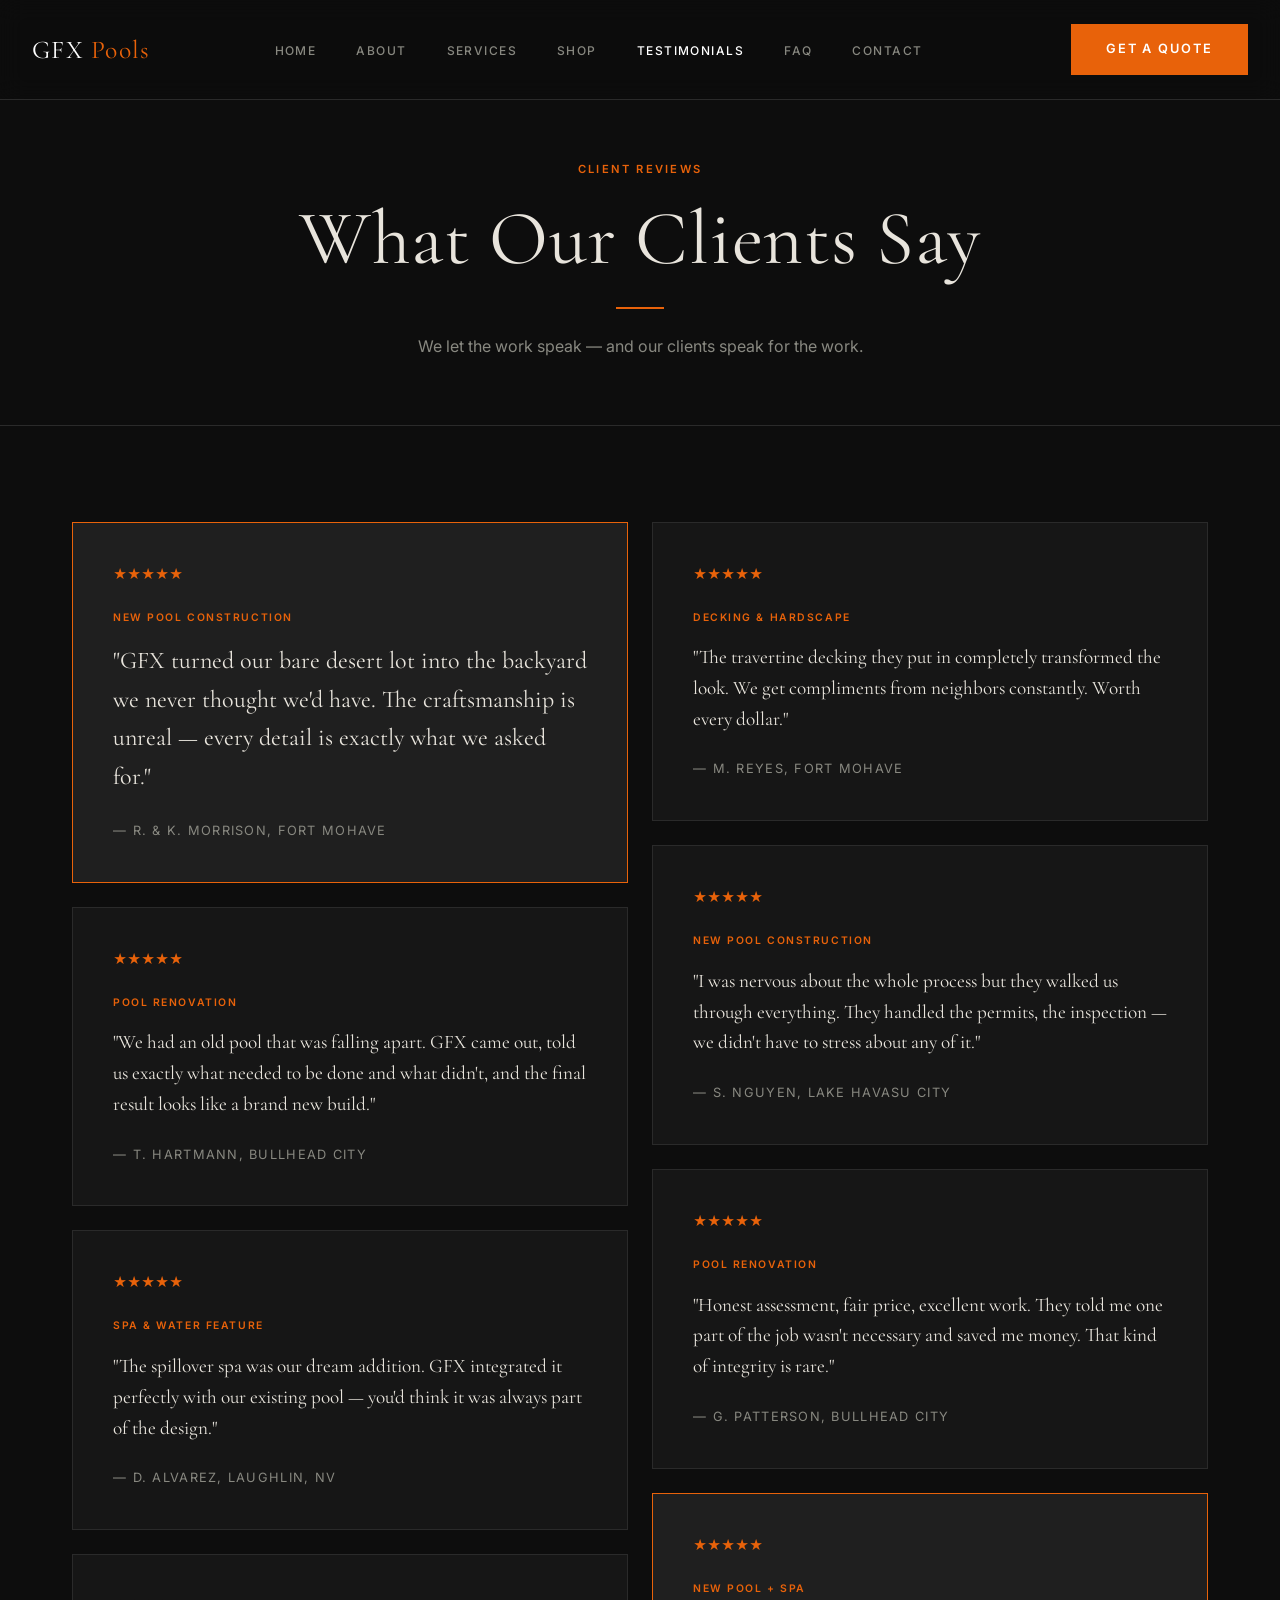
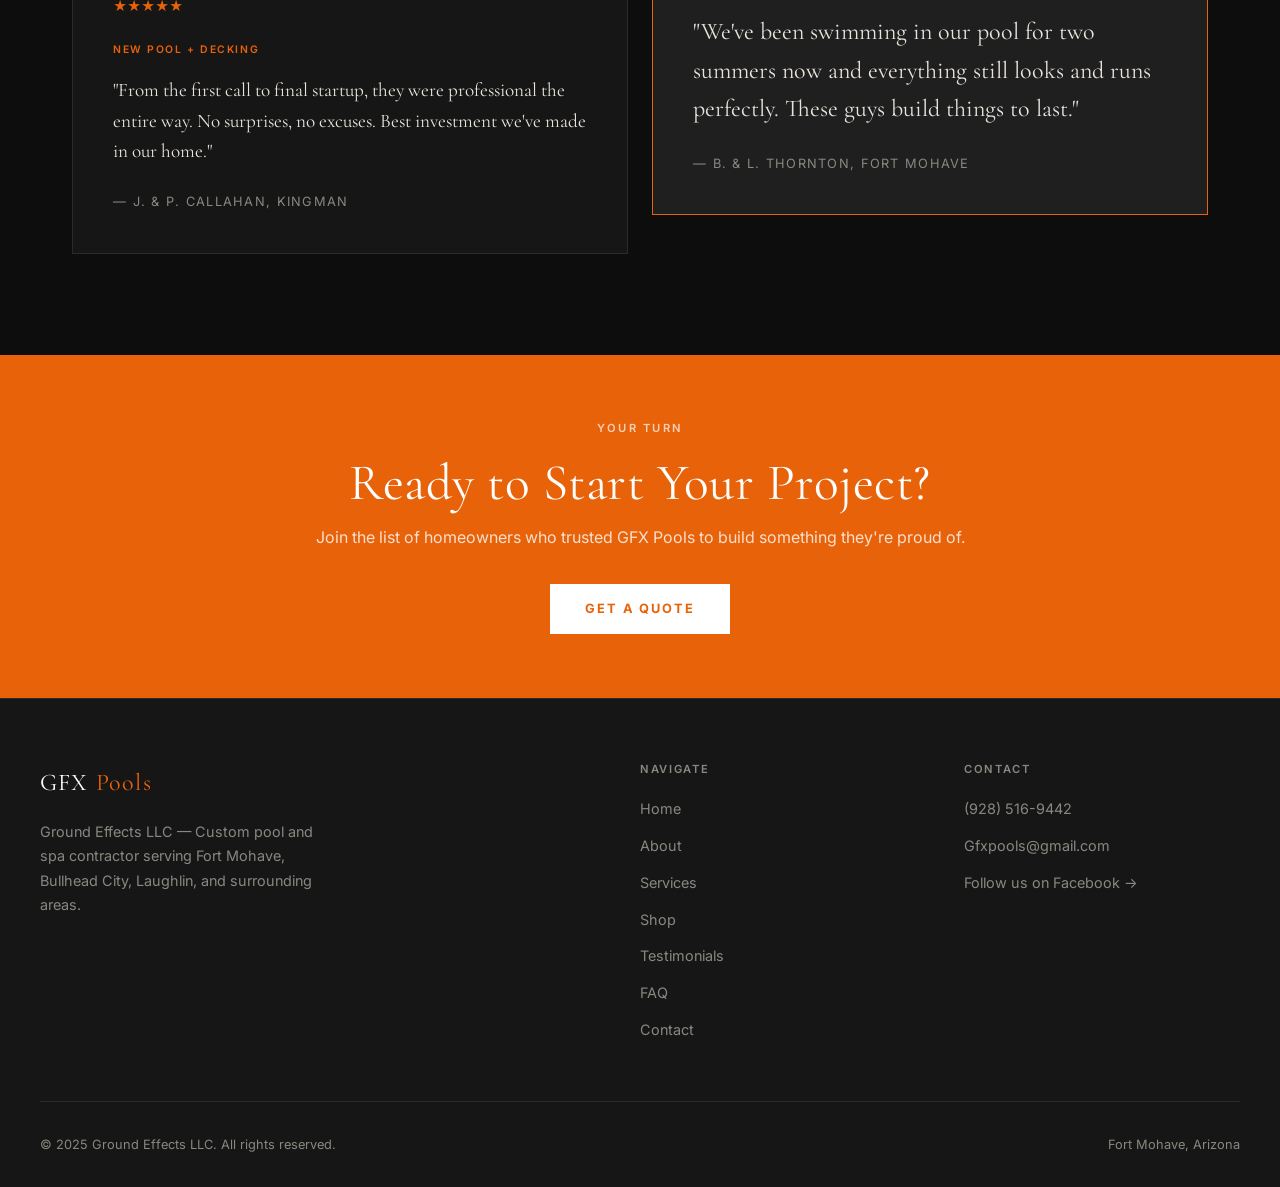
<file: pages/testimonials.html>
<!DOCTYPE html>
<html lang="en">
<head>
  <meta charset="UTF-8">
  <meta name="viewport" content="width=device-width, initial-scale=1.0">
  <title>Testimonials — GFX Pools</title>
  <meta name="description" content="What GFX Pools clients say about their custom pool and spa experience in Fort Mohave, AZ.">
  <link rel="preconnect" href="https://fonts.googleapis.com">
  <link rel="preconnect" href="https://fonts.gstatic.com" crossorigin>
  <link href="https://fonts.googleapis.com/css2?family=Cormorant+Garamond:ital,wght@0,300;0,400;0,600;1,300&family=Inter:wght@400;500;600&display=swap" rel="stylesheet">
  <link rel="stylesheet" href="../css/style.css">
  <style>
    .testimonials-masonry {
      columns: 2;
      column-gap: 1.5rem;
    }
    .testimonial-card {
      break-inside: avoid;
      margin-bottom: 1.5rem;
    }
    .testimonial-card.featured {
      background: var(--dark-mid);
      border-color: var(--orange);
    }
    .testimonial-card.featured .testimonial-text {
      font-size: 1.5rem;
    }
    .testimonial-service {
      display: inline-block;
      font-size: 0.65rem;
      font-weight: 600;
      letter-spacing: 0.15em;
      text-transform: uppercase;
      color: var(--orange);
      margin-bottom: 1rem;
    }
    @media (max-width: 768px) {
      .testimonials-masonry { columns: 1; }
    }
  </style>
</head>
<body>

  <nav>
    <a href="../index.html" class="nav-logo">GFX <span>Pools</span></a>
    <ul class="nav-links">
      <li><a href="../index.html">Home</a></li>
      <li><a href="about.html">About</a></li>
      <li><a href="services.html">Services</a></li>
      <li><a href="shop.html">Shop</a></li>
      <li><a href="testimonials.html" class="active">Testimonials</a></li>
      <li><a href="faq.html">FAQ</a></li>
      <li><a href="contact.html">Contact</a></li>
    </ul>
    <a href="contact.html" class="btn btn-primary nav-cta">Get a Quote</a>
    <button class="nav-toggle" aria-label="Toggle navigation">
      <span></span><span></span><span></span>
    </button>
  </nav>

  <div class="page-hero">
    <span class="eyebrow">Client Reviews</span>
    <h1>What Our Clients Say</h1>
    <div class="divider center"></div>
    <p>We let the work speak — and our clients speak for the work.</p>
  </div>

  <section>
    <div class="container">
      <div class="testimonials-masonry">

        <div class="testimonial-card featured">
          <div class="testimonial-stars">★★★★★</div>
          <span class="testimonial-service">New Pool Construction</span>
          <p class="testimonial-text">"GFX turned our bare desert lot into the backyard we never thought we'd have. The craftsmanship is unreal — every detail is exactly what we asked for."</p>
          <p class="testimonial-author">— R. & K. Morrison, Fort Mohave</p>
        </div>

        <div class="testimonial-card">
          <div class="testimonial-stars">★★★★★</div>
          <span class="testimonial-service">Pool Renovation</span>
          <p class="testimonial-text">"We had an old pool that was falling apart. GFX came out, told us exactly what needed to be done and what didn't, and the final result looks like a brand new build."</p>
          <p class="testimonial-author">— T. Hartmann, Bullhead City</p>
        </div>

        <div class="testimonial-card">
          <div class="testimonial-stars">★★★★★</div>
          <span class="testimonial-service">Spa & Water Feature</span>
          <p class="testimonial-text">"The spillover spa was our dream addition. GFX integrated it perfectly with our existing pool — you'd think it was always part of the design."</p>
          <p class="testimonial-author">— D. Alvarez, Laughlin, NV</p>
        </div>

        <div class="testimonial-card">
          <div class="testimonial-stars">★★★★★</div>
          <span class="testimonial-service">New Pool + Decking</span>
          <p class="testimonial-text">"From the first call to final startup, they were professional the entire way. No surprises, no excuses. Best investment we've made in our home."</p>
          <p class="testimonial-author">— J. & P. Callahan, Kingman</p>
        </div>

        <div class="testimonial-card">
          <div class="testimonial-stars">★★★★★</div>
          <span class="testimonial-service">Decking & Hardscape</span>
          <p class="testimonial-text">"The travertine decking they put in completely transformed the look. We get compliments from neighbors constantly. Worth every dollar."</p>
          <p class="testimonial-author">— M. Reyes, Fort Mohave</p>
        </div>

        <div class="testimonial-card">
          <div class="testimonial-stars">★★★★★</div>
          <span class="testimonial-service">New Pool Construction</span>
          <p class="testimonial-text">"I was nervous about the whole process but they walked us through everything. They handled the permits, the inspection — we didn't have to stress about any of it."</p>
          <p class="testimonial-author">— S. Nguyen, Lake Havasu City</p>
        </div>

        <div class="testimonial-card">
          <div class="testimonial-stars">★★★★★</div>
          <span class="testimonial-service">Pool Renovation</span>
          <p class="testimonial-text">"Honest assessment, fair price, excellent work. They told me one part of the job wasn't necessary and saved me money. That kind of integrity is rare."</p>
          <p class="testimonial-author">— G. Patterson, Bullhead City</p>
        </div>

        <div class="testimonial-card featured">
          <div class="testimonial-stars">★★★★★</div>
          <span class="testimonial-service">New Pool + Spa</span>
          <p class="testimonial-text">"We've been swimming in our pool for two summers now and everything still looks and runs perfectly. These guys build things to last."</p>
          <p class="testimonial-author">— B. & L. Thornton, Fort Mohave</p>
        </div>

      </div>
    </div>
  </section>

  <!-- ── CTA ────────────────────────────────────────────────── -->
  <section class="financing-banner">
    <div class="container">
      <span class="eyebrow" style="color: rgba(255,255,255,0.7);">Your Turn</span>
      <h2>Ready to Start Your Project?</h2>
      <p>Join the list of homeowners who trusted GFX Pools to build something they're proud of.</p>
      <a href="contact.html" class="btn btn-financing">Get a Quote</a>
    </div>
  </section>

  <footer>
    <div class="footer-grid">
      <div class="footer-brand">
        <div class="nav-logo" style="font-family: 'Cormorant Garamond', serif; font-size: 1.5rem;">GFX <span style="color: var(--orange);">Pools</span></div>
        <p>Ground Effects LLC — Custom pool and spa contractor serving Fort Mohave, Bullhead City, Laughlin, and surrounding areas.</p>
      </div>
      <div class="footer-col">
        <h4>Navigate</h4>
        <ul>
          <li><a href="../index.html">Home</a></li>
          <li><a href="about.html">About</a></li>
          <li><a href="services.html">Services</a></li>
          <li><a href="shop.html">Shop</a></li>
          <li><a href="testimonials.html">Testimonials</a></li>
          <li><a href="faq.html">FAQ</a></li>
          <li><a href="contact.html">Contact</a></li>
        </ul>
      </div>
      <div class="footer-col">
        <h4>Contact</h4>
        <ul>
          <li><a href="tel:+19285169442">(928) 516-9442</a></li>
          <li><a href="mailto:Gfxpools@gmail.com">Gfxpools@gmail.com</a></li>
          <li><a href="https://www.facebook.com/people/Gfx-Az/61581727505207/" target="_blank" rel="noopener">Follow us on Facebook →</a></li>
        </ul>
      </div>
    </div>
    <div class="footer-bottom">
      <span>© 2025 Ground Effects LLC. All rights reserved.</span>
      <span>Fort Mohave, Arizona</span>
    </div>
  </footer>

  <script src="../js/main.js"></script>
</body>
</html>
</file>
<file: css/style.css>
/* ============================================================
   GFX Pools — Ground Effects LLC
   Brand: Dark luxury / Engineering Liquid Luxury
   Accent: #E8620A | Dark base | Clean gold highlights
   ============================================================ */

:root {
  --orange:     #E8620A;
  --orange-dim: #b34c08;
  --gold:       #C9A84C;
  --dark:       #0D0D0D;
  --dark-card:  #161616;
  --dark-mid:   #1F1F1F;
  --border:     #2A2A2A;
  --text:       #E8E4DC;
  --muted:      #888880;
  --white:      #FFFFFF;

  --font-display: 'Cormorant Garamond', Georgia, serif;
  --font-body:    'Inter', system-ui, sans-serif;

  --max-w: 1200px;
  --section-pad: 6rem 2rem;
}

/* ── Reset ─────────────────────────────────────────────────── */
*, *::before, *::after { box-sizing: border-box; margin: 0; padding: 0; }
html { scroll-behavior: smooth; }
body {
  background: var(--dark);
  color: var(--text);
  font-family: var(--font-body);
  font-size: 1rem;
  line-height: 1.7;
  -webkit-font-smoothing: antialiased;
}
img { max-width: 100%; display: block; }
a { color: inherit; text-decoration: none; }

/* ── Typography ─────────────────────────────────────────────── */
h1, h2, h3, h4 {
  font-family: var(--font-display);
  font-weight: 400;
  line-height: 1.15;
  letter-spacing: 0.01em;
}
h1 { font-size: clamp(2.8rem, 6vw, 5rem); }
h2 { font-size: clamp(2rem, 4vw, 3.2rem); }
h3 { font-size: 1.5rem; }
.eyebrow {
  font-family: var(--font-body);
  font-size: 0.7rem;
  font-weight: 600;
  letter-spacing: 0.2em;
  text-transform: uppercase;
  color: var(--orange);
  margin-bottom: 1rem;
  display: block;
}

/* ── Layout ─────────────────────────────────────────────────── */
.container {
  max-width: var(--max-w);
  margin: 0 auto;
  padding: 0 2rem;
}
section { padding: var(--section-pad); }

/* ── Buttons ─────────────────────────────────────────────────── */
.btn {
  display: inline-block;
  padding: 0.9rem 2.2rem;
  font-family: var(--font-body);
  font-size: 0.8rem;
  font-weight: 600;
  letter-spacing: 0.15em;
  text-transform: uppercase;
  border: none;
  cursor: pointer;
  transition: background 0.2s, color 0.2s;
}
.btn-primary {
  background: var(--orange);
  color: var(--white);
}
.btn-primary:hover { background: var(--orange-dim); }
.btn-outline {
  background: transparent;
  color: var(--text);
  border: 1px solid var(--border);
}
.btn-outline:hover {
  border-color: var(--orange);
  color: var(--orange);
}

/* ── Nav ─────────────────────────────────────────────────────── */
nav {
  position: fixed;
  top: 0; left: 0; right: 0;
  z-index: 100;
  padding: 1.5rem 2rem;
  display: flex;
  align-items: center;
  justify-content: space-between;
  background: rgba(13,13,13,0.92);
  backdrop-filter: blur(12px);
  border-bottom: 1px solid var(--border);
}
.nav-logo {
  font-family: var(--font-display);
  font-size: 1.6rem;
  letter-spacing: 0.05em;
  color: var(--white);
}
.nav-logo span { color: var(--orange); }
.nav-links {
  display: flex;
  gap: 2.5rem;
  list-style: none;
}
.nav-links a {
  font-size: 0.75rem;
  font-weight: 500;
  letter-spacing: 0.12em;
  text-transform: uppercase;
  color: var(--muted);
  transition: color 0.2s;
}
.nav-links a:hover, .nav-links a.active { color: var(--white); }
.nav-cta { margin-left: 1.5rem; }

/* Mobile nav toggle */
.nav-toggle {
  display: none;
  background: none;
  border: none;
  cursor: pointer;
  flex-direction: column;
  gap: 5px;
}
.nav-toggle span {
  display: block;
  width: 24px;
  height: 2px;
  background: var(--text);
  transition: 0.3s;
}

/* ── Hero ─────────────────────────────────────────────────────── */
.hero {
  min-height: 100vh;
  display: flex;
  align-items: flex-end;
  padding: 0;
  position: relative;
  overflow: hidden;
}
.hero-bg {
  position: absolute;
  inset: 0;
  background: linear-gradient(
    to bottom,
    rgba(13,13,13,0.3) 0%,
    rgba(13,13,13,0.6) 60%,
    rgba(13,13,13,0.95) 100%
  ), url('../images/hero.jpg') center/cover no-repeat;
}
.hero-content {
  position: relative;
  z-index: 2;
  padding: 0 2rem 6rem;
  max-width: var(--max-w);
  margin: 0 auto;
  width: 100%;
}
.hero h1 { color: var(--white); margin-bottom: 1.5rem; }
.hero h1 em {
  font-style: normal;
  color: var(--orange);
}
.hero-sub {
  font-size: 1.05rem;
  color: var(--muted);
  max-width: 520px;
  margin-bottom: 2.5rem;
}
.hero-actions { display: flex; gap: 1rem; flex-wrap: wrap; }

/* ── Section headers ─────────────────────────────────────────── */
.section-header {
  margin-bottom: 3.5rem;
}
.section-header.center { text-align: center; }
.section-header p {
  color: var(--muted);
  max-width: 600px;
  margin-top: 1rem;
}
.section-header.center p { margin: 1rem auto 0; }

/* ── Services grid ───────────────────────────────────────────── */
.services-grid {
  display: grid;
  grid-template-columns: repeat(auto-fit, minmax(280px, 1fr));
  gap: 1.5px;
  background: var(--border);
}
.service-card {
  background: var(--dark-card);
  padding: 2.5rem;
  transition: background 0.2s;
}
.service-card:hover { background: var(--dark-mid); }
.service-icon {
  font-size: 1.8rem;
  margin-bottom: 1.2rem;
}
.service-card h3 { margin-bottom: 0.75rem; }
.service-card p { color: var(--muted); font-size: 0.95rem; }

/* ── Shop section ────────────────────────────────────────────── */
.shop-section {
  background: var(--dark-mid);
  border-top: 1px solid var(--border);
  border-bottom: 1px solid var(--border);
}

/* ── Shop grid ───────────────────────────────────────────────── */
.shop-grid {
  display: grid;
  grid-template-columns: repeat(auto-fill, minmax(260px, 1fr));
  gap: 1.5rem;
}
.shop-grid.is-featured {
  grid-template-columns: minmax(260px, 380px);
  justify-content: center;
}
.shop-noscript { color: var(--muted); text-align: center; }
.shop-noscript a { color: var(--orange); }

.shop-card {
  background: var(--dark-card);
  border: 1px solid var(--border);
  transition: border-color 0.2s, transform 0.2s;
}
.shop-card:hover { border-color: var(--orange); transform: translateY(-2px); }
.shop-card-open {
  display: block;
  width: 100%;
  padding: 0;
  border: 0;
  background: none;
  color: inherit;
  font: inherit;
  text-align: left;
  cursor: pointer;
}
.shop-card-img {
  display: block;
  aspect-ratio: 4 / 3;
  overflow: hidden;
  background: var(--dark-mid);
}
.shop-card-img img {
  width: 100%;
  height: 100%;
  object-fit: cover;
  transition: transform 0.4s;
}
.shop-card:hover .shop-card-img img { transform: scale(1.04); }
.shop-card-body { display: block; padding: 1.1rem 1.25rem 1.4rem; }
.shop-card-title {
  display: block;
  font-family: var(--font-display);
  font-size: 1.4rem;
  line-height: 1.2;
  color: var(--white);
  margin-bottom: 0.4rem;
}
.shop-price { display: block; color: #cccccc; }
.shop-price s { color: #888888; margin-left: 0.6rem; font-size: 0.9em; }
.shop-card-cta {
  display: inline-block;
  margin-top: 0.8rem;
  color: var(--orange);
  font-size: 0.75rem;
  font-weight: 600;
  letter-spacing: 0.12em;
  text-transform: uppercase;
}

/* Product modal */
.shop-modal {
  width: min(1000px, calc(100vw - 2rem));
  max-height: calc(100vh - 2rem);
  margin: auto;
  padding: 0;
  overflow: auto;
  background: var(--dark);
  color: var(--text);
  border: 1px solid var(--border);
}
.shop-modal::backdrop { background: rgba(0, 0, 0, 0.8); }
.shop-modal-close {
  position: absolute;
  top: 0.5rem;
  right: 0.5rem;
  z-index: 2;
  width: 2.5rem;
  height: 2.5rem;
  border: 0;
  background: rgba(13, 13, 13, 0.75);
  color: var(--white);
  font-size: 1.75rem;
  line-height: 1;
  cursor: pointer;
}
.shop-modal-close:hover { background: var(--orange); }
.shop-modal-body { display: grid; grid-template-columns: minmax(0, 1.1fr) minmax(0, 1fr); }
.shop-modal-gallery, .shop-modal-info { min-width: 0; }
.shop-modal-main {
  width: 100%;
  aspect-ratio: 1 / 1;
  object-fit: contain;
  background: var(--dark-mid);
}
.shop-thumbs {
  display: flex;
  gap: 0.5rem;
  padding: 0.75rem;
  overflow-x: auto;
  background: var(--dark-card);
}
.shop-thumbs button {
  flex: 0 0 64px;
  height: 64px;
  padding: 0;
  border: 2px solid transparent;
  background: none;
  opacity: 0.7;
  cursor: pointer;
}
.shop-thumbs button:hover { opacity: 1; }
.shop-thumbs button[aria-current="true"] { border-color: var(--orange); opacity: 1; }
.shop-thumbs img { width: 100%; height: 100%; object-fit: cover; }
.shop-modal-info { display: flex; flex-direction: column; gap: 1rem; padding: 2rem; }
.shop-modal-info h2 { font-size: 2.2rem; line-height: 1.1; }
.shop-modal-price { font-size: 1.5rem; color: var(--white); }
.shop-desc { color: var(--muted); font-size: 0.95rem; }
.shop-size label {
  display: block;
  margin-bottom: 0.4rem;
  color: var(--muted);
  font-size: 0.75rem;
  letter-spacing: 0.12em;
  text-transform: uppercase;
}
.shop-size select {
  width: 100%;
  padding: 0.75rem;
  background: var(--dark-card);
  color: var(--text);
  border: 1px solid var(--border);
  font: inherit;
}
.shop-actions .btn { text-align: center; }
.shop-note { color: var(--muted); font-size: 0.8rem; }

@media (max-width: 768px) {
  .shop-grid { grid-template-columns: repeat(2, 1fr); gap: 1rem; }
  .shop-grid.is-featured { grid-template-columns: minmax(0, 380px); }
  .shop-modal-body { grid-template-columns: minmax(0, 1fr); }
  .shop-modal-info { padding: 1.25rem; }
  .shop-modal-info h2 { font-size: 1.8rem; }
  .shop-card-title { font-size: 1.15rem; }
}
@media (max-width: 480px) {
  .shop-grid { grid-template-columns: 1fr; }
}

/* ── Portfolio / collage ─────────────────────────────────────── */
.portfolio-grid {
  display: grid;
  grid-template-columns: repeat(12, 1fr);
  grid-template-rows: auto;
  gap: 4px;
}
.portfolio-grid .cell { overflow: hidden; }
.portfolio-grid .cell img {
  width: 100%;
  height: 100%;
  object-fit: cover;
  transition: transform 0.5s ease;
}
.portfolio-grid .cell:hover img { transform: scale(1.04); }
.cell-large  { grid-column: span 8; grid-row: span 2; min-height: 480px; }
.cell-tall   { grid-column: span 4; grid-row: span 2; min-height: 480px; }
.cell-wide   { grid-column: span 6; min-height: 240px; }
.cell-small  { grid-column: span 4; min-height: 240px; }

/* ── Testimonials ────────────────────────────────────────────── */
.testimonials-grid {
  display: grid;
  grid-template-columns: repeat(auto-fit, minmax(300px, 1fr));
  gap: 1.5rem;
}
.testimonial-card {
  background: var(--dark-card);
  border: 1px solid var(--border);
  padding: 2.5rem;
}
.testimonial-stars { color: var(--orange); margin-bottom: 1rem; font-size: 0.85rem; }
.testimonial-text {
  font-family: var(--font-display);
  font-size: 1.2rem;
  line-height: 1.6;
  color: var(--text);
  margin-bottom: 1.5rem;
}
.testimonial-author { font-size: 0.8rem; color: var(--muted); letter-spacing: 0.1em; text-transform: uppercase; }

/* ── Financing banner ───────────────────────────────────────── */
.financing-banner {
  background: var(--orange);
  padding: 4rem 2rem;
  text-align: center;
}
.financing-banner h2 { color: var(--white); margin-bottom: 0.75rem; }
.financing-banner p { color: rgba(255,255,255,0.8); margin-bottom: 2rem; }
.btn-financing {
  background: var(--white);
  color: var(--orange);
  font-weight: 700;
}
.btn-financing:hover { background: var(--dark); color: var(--white); }

/* ── Footer ─────────────────────────────────────────────────── */
footer {
  background: var(--dark-card);
  border-top: 1px solid var(--border);
  padding: 4rem 2rem 2rem;
}
.footer-grid {
  display: grid;
  grid-template-columns: 2fr 1fr 1fr;
  gap: 3rem;
  max-width: var(--max-w);
  margin: 0 auto 3rem;
}
.footer-brand p { color: var(--muted); font-size: 0.9rem; margin-top: 1rem; max-width: 300px; }
.footer-col h4 {
  font-family: var(--font-body);
  font-size: 0.7rem;
  font-weight: 600;
  letter-spacing: 0.15em;
  text-transform: uppercase;
  color: var(--muted);
  margin-bottom: 1.2rem;
}
.footer-col ul { list-style: none; }
.footer-col li { margin-bottom: 0.6rem; }
.footer-col a { color: var(--muted); font-size: 0.9rem; transition: color 0.2s; }
.footer-col a:hover { color: var(--orange); }
.footer-bottom {
  max-width: var(--max-w);
  margin: 0 auto;
  padding-top: 2rem;
  border-top: 1px solid var(--border);
  display: flex;
  justify-content: space-between;
  align-items: center;
  font-size: 0.8rem;
  color: var(--muted);
}

/* ── Page hero (interior pages) ─────────────────────────────── */
.page-hero {
  padding: 10rem 2rem 4rem;
  text-align: center;
  border-bottom: 1px solid var(--border);
}
.page-hero h1 { margin-bottom: 1rem; }
.page-hero p { color: var(--muted); max-width: 560px; margin: 0 auto; }

/* ── Divider ─────────────────────────────────────────────────── */
.divider {
  width: 48px;
  height: 2px;
  background: var(--orange);
  margin: 1.5rem 0;
}
.divider.center { margin: 1.5rem auto; }

/* ── Responsive ─────────────────────────────────────────────── */
@media (max-width: 768px) {
  :root { --section-pad: 4rem 1.25rem; }
  .nav-links, .nav-cta { display: none; }
  .nav-toggle { display: flex; }
  .nav-links.open {
    display: flex;
    flex-direction: column;
    position: absolute;
    top: 100%; left: 0; right: 0;
    background: var(--dark-card);
    padding: 1.5rem 2rem;
    border-bottom: 1px solid var(--border);
    gap: 1.2rem;
  }
  .footer-grid { grid-template-columns: 1fr; gap: 2rem; }
  .footer-bottom { flex-direction: column; gap: 0.5rem; text-align: center; }
  .cell-large, .cell-tall, .cell-wide, .cell-small { grid-column: span 12; min-height: 220px; }
  .hero-actions { flex-direction: column; }
}
</file>
